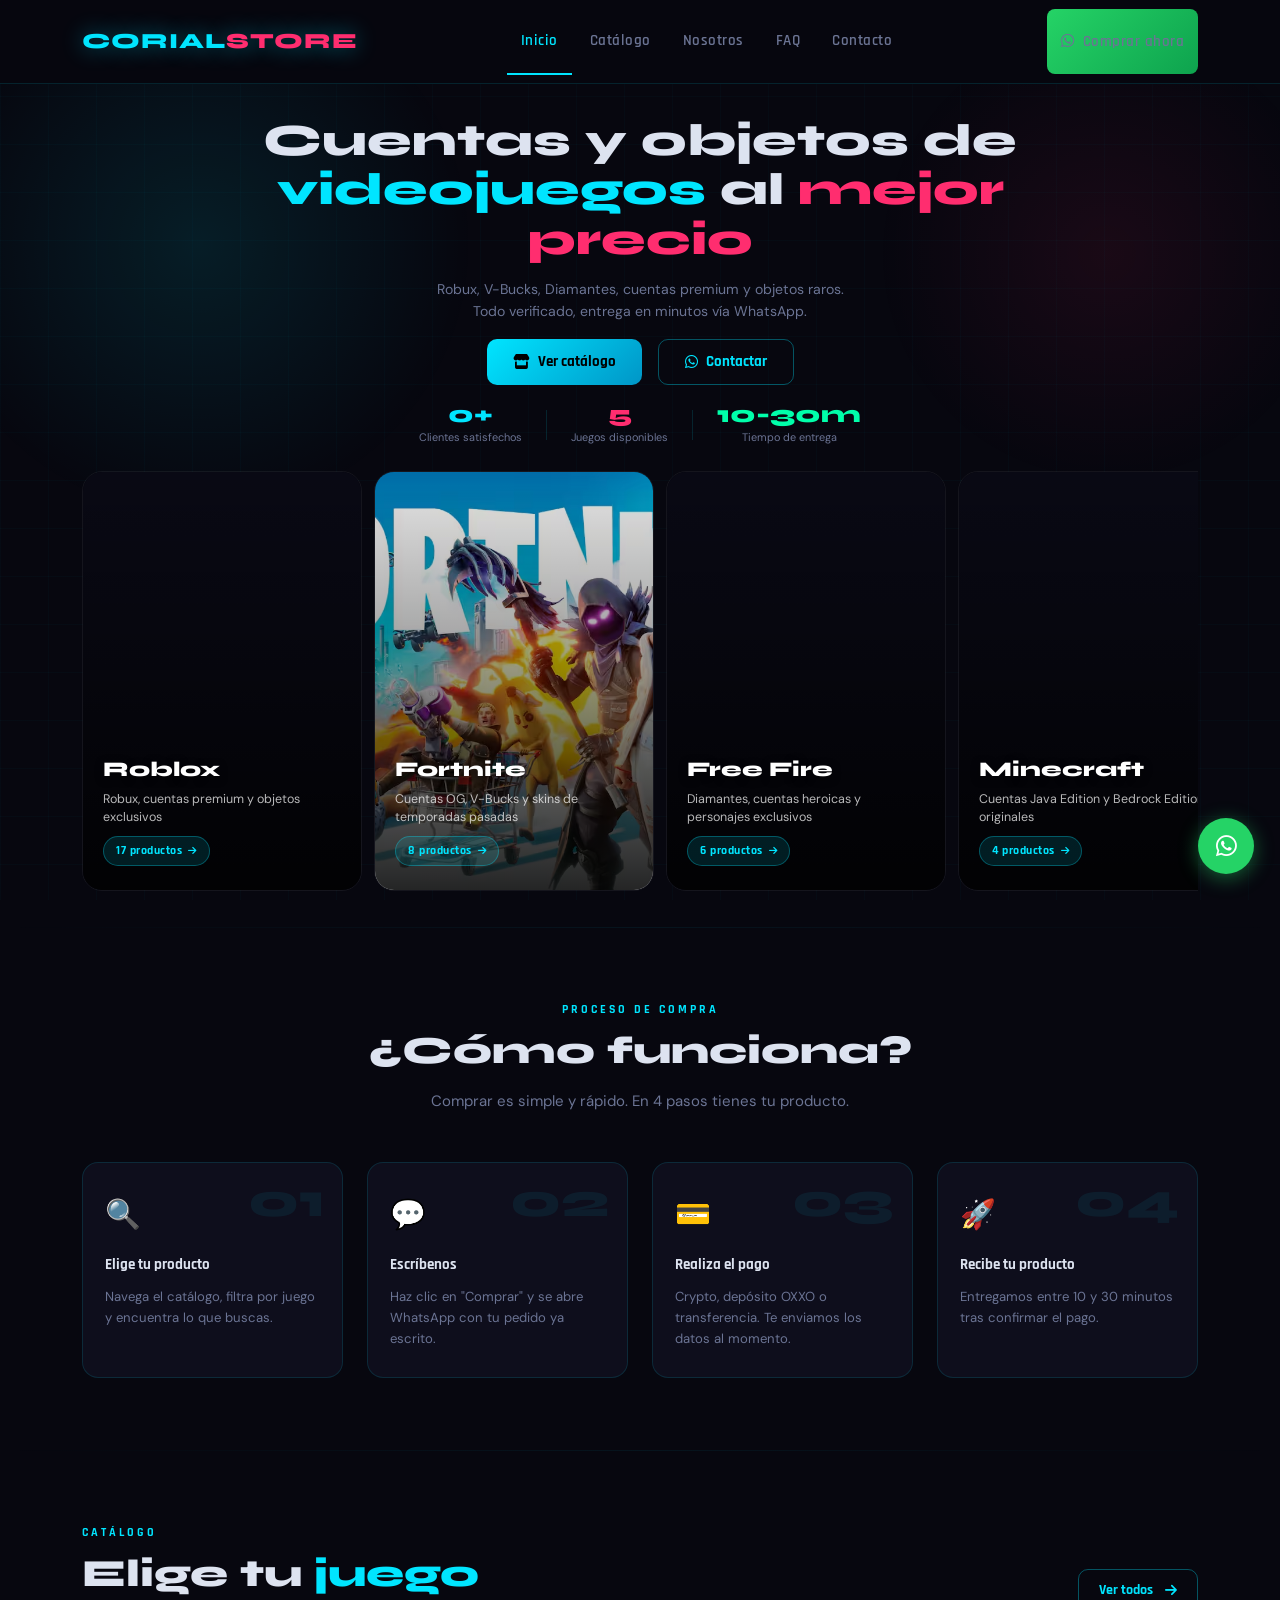
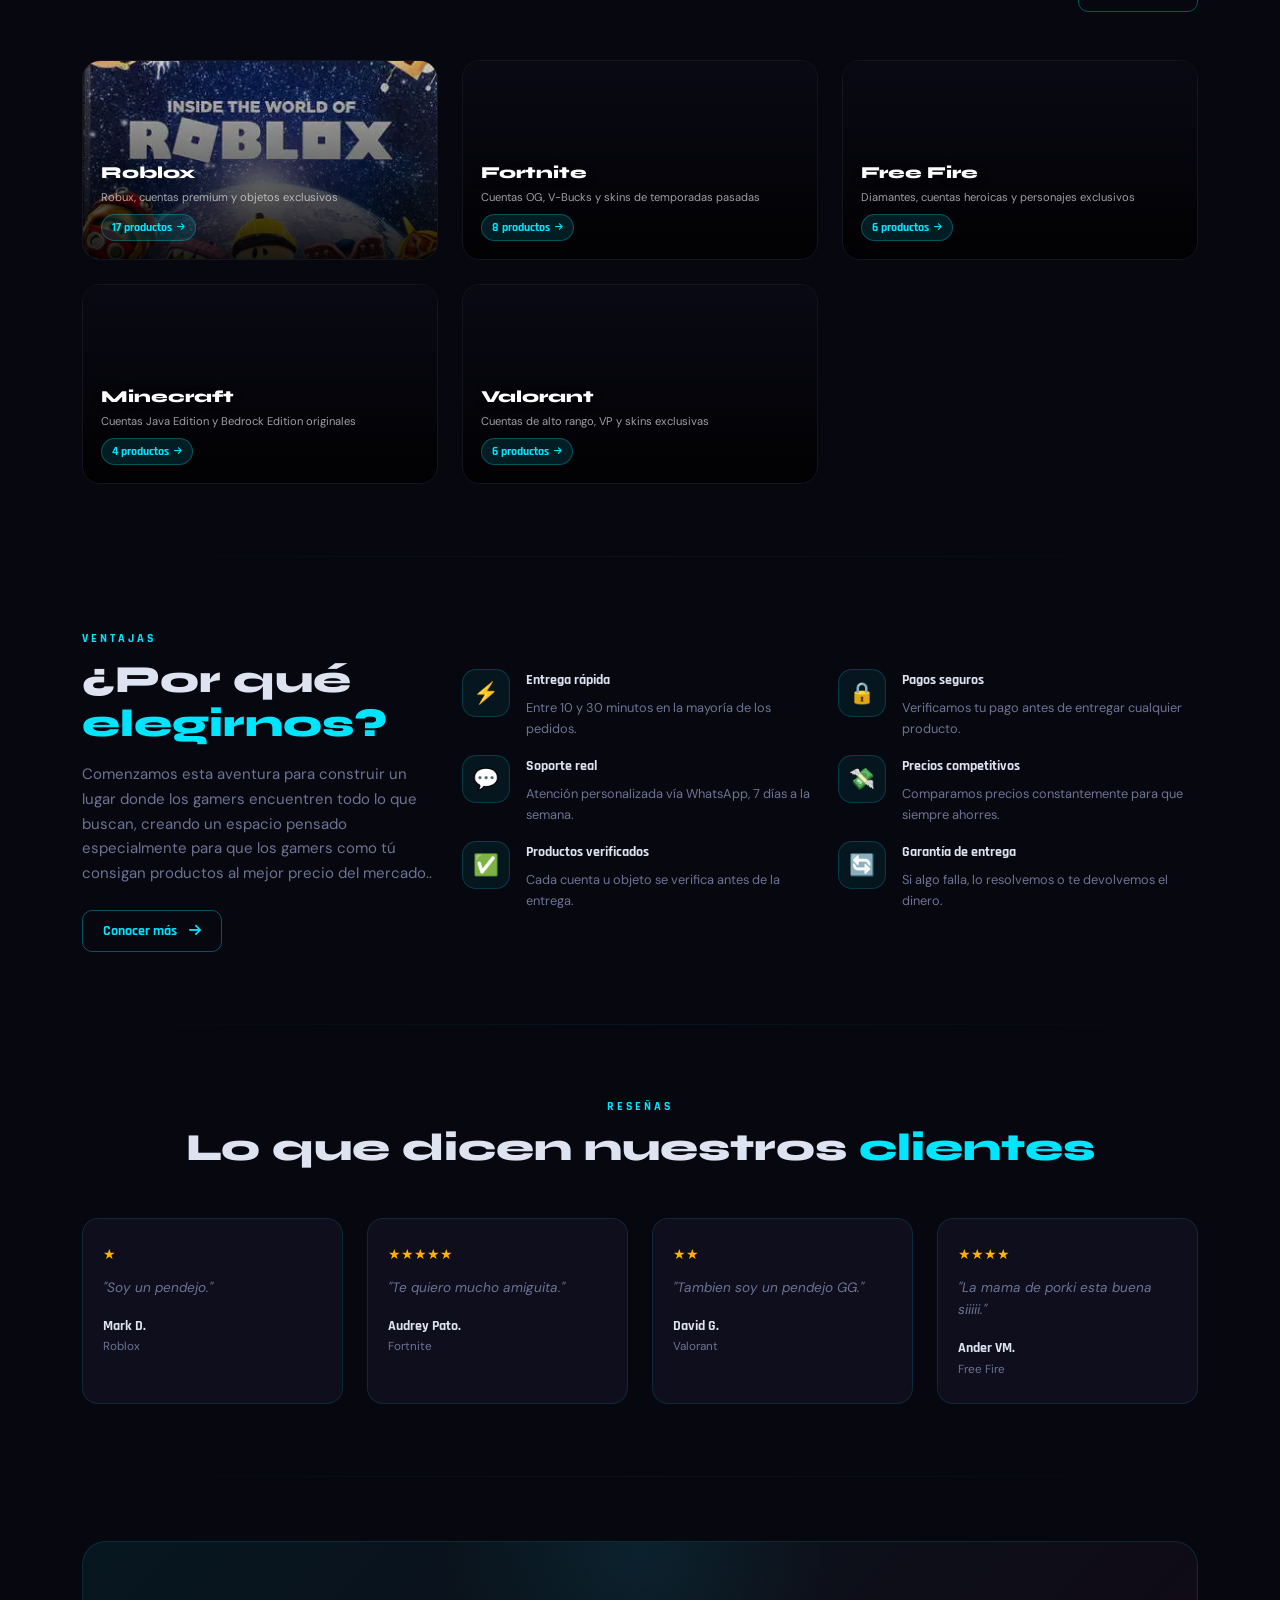
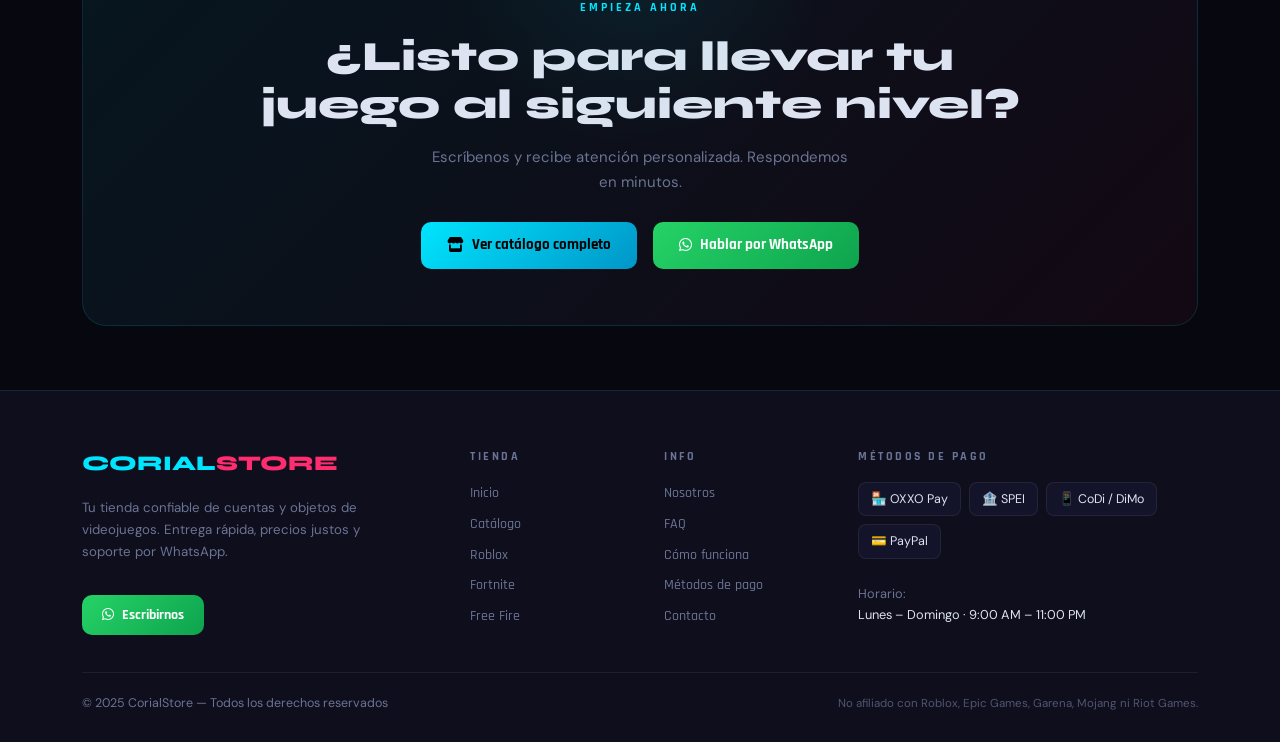
<file: index.html>
<!DOCTYPE html>
<html lang="es">
<head>
  <meta charset="UTF-8"/>
  <meta name="viewport" content="width=device-width, initial-scale=1.0"/>
  <title>CorialStore — Tienda Gaming Online</title>
  <link rel="stylesheet" href="https://cdn.jsdelivr.net/npm/bootstrap@5.3.3/dist/css/bootstrap.min.css"/>
  <link rel="stylesheet" href="https://cdnjs.cloudflare.com/ajax/libs/font-awesome/6.5.0/css/all.min.css"/>
  <link rel="stylesheet" href="shared.css"/>
  <style>
    /* ============ HERO ============ */
    .hero {
      position: relative;
      /* Subtract navbar height (~57px) so section fills viewport */
      min-height: calc(100vh - 57px);
      display: flex;
      flex-direction: column;
      justify-content: center;
      padding: 28px 0 24px;
      overflow: hidden;
    }
    .hero-glow {
      position: absolute; border-radius: 50%; pointer-events: none;
    }
    .hero-glow-1 { top:-140px; left:-8%;  width:600px; height:600px; background:radial-gradient(ellipse,rgba(0,229,255,0.1) 0%,transparent 65%); }
    .hero-glow-2 { top:-80px;  right:-6%; width:500px; height:500px; background:radial-gradient(ellipse,rgba(255,45,111,0.08) 0%,transparent 65%); }

    /* Kicker badge */
    .hero-kicker {
      display: inline-flex; align-items: center; gap: 8px;
      font-family: var(--font-ui); font-size: 0.7rem; font-weight: 700;
      letter-spacing: 3px; text-transform: uppercase; color: var(--cyan);
      background: rgba(0,229,255,0.07); border: 1px solid rgba(0,229,255,0.22);
      border-radius: 20px; padding: 5px 14px; margin-bottom: 16px;
    }
    .hero-kicker .dot { width:6px; height:6px; background:var(--cyan); border-radius:50%; animation:blink 1.5s infinite; flex-shrink:0; }
    @keyframes blink { 0%,100%{opacity:1} 50%{opacity:0.3} }

    /* Heading — smaller so it fits above cards in one screen */
    .hero h1 {
      font-family: var(--font-head);
      font-size: clamp(1.8rem, 3.5vw, 3rem);
      font-weight: 800; line-height: 1.1;
      color: var(--text); margin-bottom: 14px;
    }
    .hero h1 em     { font-style: normal; color: var(--cyan); }
    .hero h1 strong { font-style: normal; color: var(--pink); }
    .hero-desc { font-size: 0.88rem; color: var(--muted); line-height: 1.6; margin-bottom: 0; }

    /* Stats row */
    .hero-stats {
      display: flex; gap: 24px; flex-wrap: wrap;
      margin-top: 18px; margin-bottom: 0;
      align-items: center;
    }
    .hero-stats .divider { width:1px; height:30px; background:var(--border); }
    .hero-stat-num   { font-family:var(--font-head); font-size:1.5rem; font-weight:800; line-height:1; }
    .hero-stat-label { font-size:0.68rem; color:var(--muted); margin-top:2px; }

    /* ============ GAME SLIDER CARDS ============ */
    .game-slider-wrap {
      display: flex;
      gap: 12px;
      overflow-x: auto;
      padding-bottom: 8px;
      scrollbar-width: thin;
      scrollbar-color: rgba(0,229,255,0.4) transparent;
    }
    .game-slider-wrap::-webkit-scrollbar { height: 3px; }
    .game-slider-wrap::-webkit-scrollbar-thumb { background: rgba(0,229,255,0.4); border-radius: 2px; }

    .gcard {
      flex-shrink: 0;
      /* Each card takes ~1/5 of container width, min 200px */
      width: calc(20% - 8px);
      min-width: 280px;
      height: 420px;
      border-radius: 20px;
      overflow: hidden;
      position: relative;
      text-decoration: none;
      border: 1.5px solid rgba(255,255,255,0.06);
      transition: transform 0.28s, border-color 0.28s, box-shadow 0.28s;
      display: block;
    }
    .gcard:hover {
      transform: translateY(-8px) scale(1.02);
      border-color: rgba(0,229,255,0.5);
      box-shadow: 0 20px 60px rgba(0,0,0,0.6);
    }

    /* Background image fills the card */
    .gcard-bg {
      position: absolute; inset: 0;
      background-size: cover;
      background-position: center;
      transition: transform 0.4s;
    }
    .gcard:hover .gcard-bg { transform: scale(1.06); }

    /* Dark gradient overlay so text is readable */
    .gcard-overlay {
      position: absolute; inset: 0;
      background: linear-gradient(
        to bottom,
        rgba(0,0,0,0.1) 0%,
        rgba(0,0,0,0.35) 40%,
        rgba(0,0,0,0.85) 100%
      );
    }

    /* Content at the bottom of the card */
    .gcard-body {
      position: absolute;
      bottom: 0; left: 0; right: 0;
      padding: 20px 20px 24px;
    }
    .gcard-name {
      font-family: var(--font-head);
      font-size: 1.3rem; font-weight: 800;
      color: #fff; margin-bottom: 4px;
      text-shadow: 0 2px 8px rgba(0,0,0,0.6);
    }
    .gcard-sub {
      font-size: 0.78rem; color: rgba(255,255,255,0.72);
      line-height: 1.4; margin-bottom: 10px;
    }
    .gcard-cta {
      display: inline-flex; align-items: center; gap: 6px;
      font-family: var(--font-ui); font-size: 0.75rem; font-weight: 700;
      color: var(--cyan); letter-spacing: 0.5px;
      background: rgba(0,229,255,0.12);
      border: 1px solid rgba(0,229,255,0.3);
      border-radius: 20px; padding: 4px 12px;
      transition: background 0.2s;
    }
    .gcard:hover .gcard-cta { background: rgba(0,229,255,0.22); }

    @media (max-width: 767px) {
      .hero { min-height: auto; padding: 32px 0 28px; }
      .gcard { min-width: 240px; height: 340px; width: 240px; }
      .hero h1 { font-size: clamp(1.6rem, 6vw, 2.2rem); }
    }

    /* ============ REST OF SECTIONS ============ */
    .step-card { position:relative; background:var(--bg2); border:1px solid var(--border); border-radius:16px; padding:28px 22px; height:100%; }
    .step-num   { font-family:var(--font-head); font-size:3rem; font-weight:800; color:rgba(0,229,255,0.07); position:absolute; top:14px; right:18px; line-height:1; }
    .step-icon  { font-size:1.8rem; margin-bottom:14px; }
    .step-title { font-family:var(--font-ui); font-size:0.95rem; font-weight:700; color:var(--text); margin-bottom:8px; }
    .step-desc  { font-size:0.82rem; color:var(--muted); line-height:1.6; }

    .feat-icon { width:48px; height:48px; border-radius:14px; background:rgba(0,229,255,0.07); border:1px solid rgba(0,229,255,0.18); display:flex; align-items:center; justify-content:center; font-size:1.3rem; flex-shrink:0; }

    .test-card { background:var(--bg2); border:1px solid var(--border); border-radius:16px; padding:24px 20px; height:100%; }
    .test-stars  { color:var(--amber); font-size:0.88rem; margin-bottom:10px; }
    .test-text   { font-size:0.85rem; color:var(--muted); line-height:1.65; font-style:italic; }
    .test-author { margin-top:14px; font-family:var(--font-ui); font-weight:700; font-size:0.85rem; color:var(--text); }
    .test-game   { font-size:0.73rem; color:var(--muted); }

    .cta-banner {
      background:linear-gradient(135deg,rgba(0,229,255,0.07) 0%,rgba(255,45,111,0.05) 100%);
      border:1px solid var(--border); border-radius:24px; padding:56px 36px;
      text-align:center; position:relative; overflow:hidden;
    }
    .cta-banner::before { content:''; position:absolute; top:-50%; left:50%; transform:translateX(-50%); width:400px; height:400px; border-radius:50%; background:radial-gradient(ellipse,rgba(0,229,255,0.08) 0%,transparent 70%); pointer-events:none; }

    /* ---- Tarjetas "Elige tu juego" con imagen de fondo ---- */
    .jcard {
      position: relative;
      height: 200px;
      border-radius: 18px;
      overflow: hidden;
      text-decoration: none;
      display: block;
      border: 1.5px solid rgba(255,255,255,0.06);
      transition: transform 0.28s, border-color 0.28s, box-shadow 0.28s;
    }
    .jcard:hover {
      transform: translateY(-6px) scale(1.02);
      border-color: rgba(0,229,255,0.45);
      box-shadow: 0 16px 48px rgba(0,0,0,0.55);
    }
    .jcard-bg {
      position: absolute; inset: 0;
      background-size: cover; background-position: center;
      transition: transform 0.4s;
    }
    .jcard:hover .jcard-bg { transform: scale(1.07); }
    .jcard-overlay {
      position: absolute; inset: 0;
      background: linear-gradient(to bottom, rgba(0,0,0,0.1) 0%, rgba(0,0,0,0.45) 45%, rgba(0,0,0,0.88) 100%);
    }
    .jcard-body {
      position: absolute; bottom: 0; left: 0; right: 0;
      padding: 16px 18px 18px;
    }
    .jcard-name {
      font-family: var(--font-head); font-size: 1.05rem; font-weight: 800;
      color: #fff; margin-bottom: 3px;
      text-shadow: 0 2px 8px rgba(0,0,0,0.5);
    }
    .jcard-sub  { font-size: 0.7rem; color: rgba(255,255,255,0.62); margin-bottom: 8px; line-height:1.4; }
    .jcard-count {
      display: inline-flex; align-items: center; gap: 5px;
      font-family: var(--font-ui); font-size: 0.72rem; font-weight: 700;
      color: var(--cyan);
      background: rgba(0,229,255,0.12); border: 1px solid rgba(0,229,255,0.28);
      border-radius: 20px; padding: 3px 10px;
      transition: background 0.2s;
    }
    .jcard:hover .jcard-count { background: rgba(0,229,255,0.22); }
  </style>
</head>
<body>
<div id="cs-nav"></div>

<!-- HERO -->
<section class="hero z1">
  <div class="hero-glow hero-glow-1"></div>
  <div class="hero-glow hero-glow-2"></div>
  <div class="container">

    <!-- Texto + stats compactos -->
    <div class="row justify-content-center text-center mb-4">
      <div class="col-lg-9 fade-up">
        <h1>Cuentas y objetos de <em>videojuegos</em> al <strong>mejor precio</strong></h1>
        <p class="hero-desc">Robux, V-Bucks, Diamantes, cuentas premium y objetos raros.<br>Todo verificado, entrega en minutos vía WhatsApp.</p>
        <div class="d-flex gap-3 mt-3 mb-3 flex-wrap justify-content-center fade-up fade-up-2">
          <a href="catalogo.html" class="btn-cs-primary"><i class="fas fa-store"></i> Ver catálogo</a>
          <a href="contacto.html" class="btn-cs-ghost"><i class="fab fa-whatsapp"></i> Contactar</a>
        </div>
        <div class="hero-stats justify-content-center fade-up fade-up-3">
          <div>
            <div class="hero-stat-num" style="color:var(--cyan)">0+</div>
            <div class="hero-stat-label">Clientes satisfechos</div>
          </div>
          <div class="divider"></div>
          <div>
            <div class="hero-stat-num" style="color:var(--pink)">5</div>
            <div class="hero-stat-label">Juegos disponibles</div>
          </div>
          <div class="divider"></div>
          <div>
            <div class="hero-stat-num" style="color:var(--green)">10-30m</div>
            <div class="hero-stat-label">Tiempo de entrega</div>
          </div>
        </div>
      </div>
    </div>

    <!-- Tarjetas grandes con imagen de fondo -->
    <div class="game-slider-wrap fade-up fade-up-2" id="heroCards"></div>

  </div>
</section>

<hr class="neon-hr">

<!-- CÓMO FUNCIONA -->
<section class="py-5 z1">
  <div class="container py-4">
    <div class="text-center mb-5">
      <div class="cs-label">Proceso de compra</div>
      <div class="cs-title">¿Cómo funciona?</div>
      <p style="color:var(--muted);max-width:480px;margin:0 auto">Comprar es simple y rápido. En 4 pasos tienes tu producto.</p>
    </div>
    <div class="row g-4">
      <div class="col-sm-6 col-lg-3"><div class="step-card fade-up fade-up-1"><div class="step-num">01</div><div class="step-icon">🔍</div><div class="step-title">Elige tu producto</div><div class="step-desc">Navega el catálogo, filtra por juego y encuentra lo que buscas.</div></div></div>
      <div class="col-sm-6 col-lg-3"><div class="step-card fade-up fade-up-2"><div class="step-num">02</div><div class="step-icon">💬</div><div class="step-title">Escríbenos</div><div class="step-desc">Haz clic en "Comprar" y se abre WhatsApp con tu pedido ya escrito.</div></div></div>
      <div class="col-sm-6 col-lg-3"><div class="step-card fade-up fade-up-3"><div class="step-num">03</div><div class="step-icon">💳</div><div class="step-title">Realiza el pago</div><div class="step-desc">Crypto, depósito OXXO o transferencia. Te enviamos los datos al momento.</div></div></div>
      <div class="col-sm-6 col-lg-3"><div class="step-card fade-up fade-up-4"><div class="step-num">04</div><div class="step-icon">🚀</div><div class="step-title">Recibe tu producto</div><div class="step-desc">Entregamos entre 10 y 30 minutos tras confirmar el pago.</div></div></div>
    </div>
  </div>
</section>

<hr class="neon-hr">

<!-- JUEGOS -->
<section class="py-5 z1">
  <div class="container py-4">
    <div class="d-flex align-items-end justify-content-between mb-5 flex-wrap gap-3">
      <div>
        <div class="cs-label">Catálogo</div>
        <div class="cs-title">Elige tu <span>juego</span></div>
      </div>
      <a href="catalogo.html" class="btn-cs-ghost" style="font-size:0.85rem;padding:9px 20px">Ver todos <i class="fas fa-arrow-right ms-1"></i></a>
    </div>
    <div class="row g-4" id="gamesGrid"></div>
  </div>
</section>

<hr class="neon-hr">

<!-- POR QUÉ ELEGIRNOS -->
<section class="py-5 z1">
  <div class="container py-4">
    <div class="row gy-5 align-items-center">
      <div class="col-lg-4">
        <div class="cs-label">Ventajas</div>
        <div class="cs-title">¿Por qué <span>elegirnos?</span></div>
        <p style="color:var(--muted);margin-bottom:24px">Comenzamos esta aventura para construir un lugar donde los gamers encuentren todo lo que buscan, 
          creando un espacio pensado especialmente para que los gamers como tú consigan productos al mejor precio del mercado..</p>
        <a href="nosotros.html" class="btn-cs-ghost" style="font-size:0.85rem;padding:9px 20px">Conocer más <i class="fas fa-arrow-right ms-1"></i></a>
      </div>
      <div class="col-lg-8"><div class="row g-3" id="featGrid"></div></div>
    </div>
  </div>
</section>

<hr class="neon-hr">

<!-- TESTIMONIOS -->
<section class="py-5 z1">
  <div class="container py-4">
    <div class="text-center mb-5">
      <div class="cs-label">Reseñas</div>
      <div class="cs-title">Lo que dicen nuestros <span>clientes</span></div>
    </div>
    <div class="row g-4" id="testGrid"></div>
  </div>
</section>

<hr class="neon-hr">

<!-- CTA BANNER -->
<section class="py-5 z1">
  <div class="container py-3">
    <div class="cta-banner">
      <div class="cs-label mb-3" style="justify-content:center;display:flex">Empieza ahora</div>
      <div class="cs-title" style="font-size:clamp(1.6rem,3.5vw,2.6rem)">¿Listo para llevar tu<br>juego al siguiente nivel?</div>
      <p style="color:var(--muted);max-width:420px;margin:12px auto 28px">Escríbenos y recibe atención personalizada. Respondemos en minutos.</p>
      <div class="d-flex gap-3 justify-content-center flex-wrap">
        <a href="catalogo.html" class="btn-cs-primary"><i class="fas fa-store"></i> Ver catálogo completo</a>
        <a id="ctaWa" href="#" target="_blank" class="btn-wa"><i class="fab fa-whatsapp"></i> Hablar por WhatsApp</a>
      </div>
    </div>
  </div>
</section>

<div id="cs-footer"></div>

<script src="https://cdn.jsdelivr.net/npm/bootstrap@5.3.3/dist/js/bootstrap.bundle.min.js"></script>
<script src="data.js"></script>
<script src="cs.js"></script>
<script>
  CS.init('home');

  // Imágenes de fondo reales para cada juego (Wikimedia / dominio público)
  /* ============================================================
     🖼️  IMÁGENES DE FONDO — CONFIGURACIÓN MANUAL
     ============================================================
     Instrucciones:
       • Crea una carpeta llamada  img/  junto a tus archivos HTML
       • Copia tus imágenes ahí y escribe la ruta aquí abajo
       • Ejemplo local:   './img/roblox.jpg'
       • Ejemplo URL:     'https://tusitio.com/roblox.jpg'
       • Si dejas ''  la tarjeta se ve oscura (sin color ni imagen)

     SLIDER INICIO — tarjetas grandes del hero (5 tarjetas):
  ============================================================ */
  const GAME_IMGS = {
    // ── SLIDER INICIO (tarjetas grandes del hero) ──────────────
    hero_roblox:    '',   // Slider grande · Roblox
    hero_fortnite:  './img/perfilfortnite.avif',   // Slider grande · Fortnite
    hero_freefire:  '',   // Slider grande · Free Fire
    hero_minecraft: '',   // Slider grande · Minecraft
    hero_valorant:  '',   // Slider grande · Valorant

    // ── SECCIÓN "ELIGE TU JUEGO" (tarjetas medianas del inicio) ─
    juego_roblox:    './img/roblox1.webp',  // Tarjeta juego · Roblox
    juego_fortnite:  '',  // Tarjeta juego · Fortnite
    juego_freefire:  '',  // Tarjeta juego · Free Fire
    juego_minecraft: '',  // Tarjeta juego · Minecraft
    juego_valorant:  '',  // Tarjeta juego · Valorant
  };

  // Hero game cards — tarjetas grandes con imagen de fondo
  const heroEl = document.getElementById('heroCards');
  GAMES.forEach((g,i) => {
    const total = g.categories.reduce((a,c)=>a+c.products.length,0);
    const imgUrl = GAME_IMGS['hero_' + g.id];
    heroEl.innerHTML += `
      <a href="catalogo.html?juego=${g.id}" class="gcard fade-up fade-up-${(i%4)+1}">
        <div class="gcard-bg" style="background:#0a0a16;">
          ${imgUrl ? `<img src="${imgUrl}" alt="${g.name}"
            style="position:absolute;inset:0;width:100%;height:100%;object-fit:cover;object-position:center;opacity:1;"
            onerror="this.style.display='none'"/>` : ''}
        </div>
        <div class="gcard-overlay"></div>
        <div class="gcard-body">
          <div class="gcard-name">${g.name}</div>
          <div class="gcard-sub">${g.tagline}</div>
          <div class="gcard-cta">${total} productos <i class="fas fa-arrow-right" style="font-size:0.6rem"></i></div>
        </div>
      </a>`;
  });

  // Games section grid
  const gamesEl = document.getElementById('gamesGrid');
  GAMES.forEach((g,i) => {
    const total = g.categories.reduce((a,c)=>a+c.products.length,0);
    const imgUrl = GAME_IMGS['juego_' + g.id];
    gamesEl.innerHTML += `
      <div class="col-6 col-md-4">
        <a href="catalogo.html?juego=${g.id}" class="jcard fade-up fade-up-${(i%4)+1}">
          <div class="jcard-bg" style="background:#0a0a16;">
            ${imgUrl ? `<img src="${imgUrl}" alt="${g.name}"
              style="position:absolute;inset:0;width:100%;height:100%;object-fit:cover;object-position:center;opacity:1;"
              onerror="this.style.display='none'"/>` : ''}
          </div>
          <div class="jcard-overlay"></div>
          <div class="jcard-body">
            <div class="jcard-name">${g.name}</div>
            <div class="jcard-sub">${g.tagline}</div>
            <div class="jcard-count">${total} productos <i class="fas fa-arrow-right" style="font-size:0.55rem"></i></div>
          </div>
        </a>
      </div>`;
  });

  // Features
  [
    {icon:'⚡',title:'Entrega rápida',      desc:'Entre 10 y 30 minutos en la mayoría de los pedidos.'},
    {icon:'🔒',title:'Pagos seguros',       desc:'Verificamos tu pago antes de entregar cualquier producto.'},
    {icon:'💬',title:'Soporte real',        desc:'Atención personalizada vía WhatsApp, 7 días a la semana.'},
    {icon:'💸',title:'Precios competitivos',desc:'Comparamos precios constantemente para que siempre ahorres.'},
    {icon:'✅',title:'Productos verificados',desc:'Cada cuenta u objeto se verifica antes de la entrega.'},
    {icon:'🔄',title:'Garantía de entrega', desc:'Si algo falla, lo resolvemos o te devolvemos el dinero.'},
  ].forEach((f,i) => {
    document.getElementById('featGrid').innerHTML += `
      <div class="col-sm-6">
        <div class="d-flex gap-3 fade-up fade-up-${(i%4)+1}">
          <div class="feat-icon">${f.icon}</div>
          <div>
            <div style="font-family:var(--font-ui);font-weight:700;font-size:0.9rem;margin-bottom:4px">${f.title}</div>
            <div style="font-size:0.8rem;color:var(--muted)">${f.desc}</div>
          </div>
        </div>
      </div>`;
  });

  // Testimonials
  [
    {text:'Soy un pendejo.',  author:'Mark D.',  game:'Roblox',   stars:1},
    {text:'Te quiero mucho amiguita.',       author:'Audrey Pato.',   game:'Fortnite',  stars:5},
    {text:'Tambien soy un pendejo GG.',     author:'David G.',   game:'Valorant',  stars:2},
    {text:'La mama de porki esta buena siiiii.',            author:'Ander VM.',  game:'Free Fire', stars:4},
  ].forEach((t,i) => {
    document.getElementById('testGrid').innerHTML += `
      <div class="col-md-6 col-lg-3">
        <div class="test-card fade-up fade-up-${i+1}">
          <div class="test-stars">${'★'.repeat(t.stars)}</div>
          <div class="test-text">"${t.text}"</div>
          <div class="test-author mt-3">${t.author}</div>
          <div class="test-game">${t.game}</div>
        </div>
      </div>`;
  });

  document.getElementById('ctaWa').href = CS.wa('Hola CorialStore! Quiero información sobre sus productos 🎮');
</script>
</body>
</html>
</file>
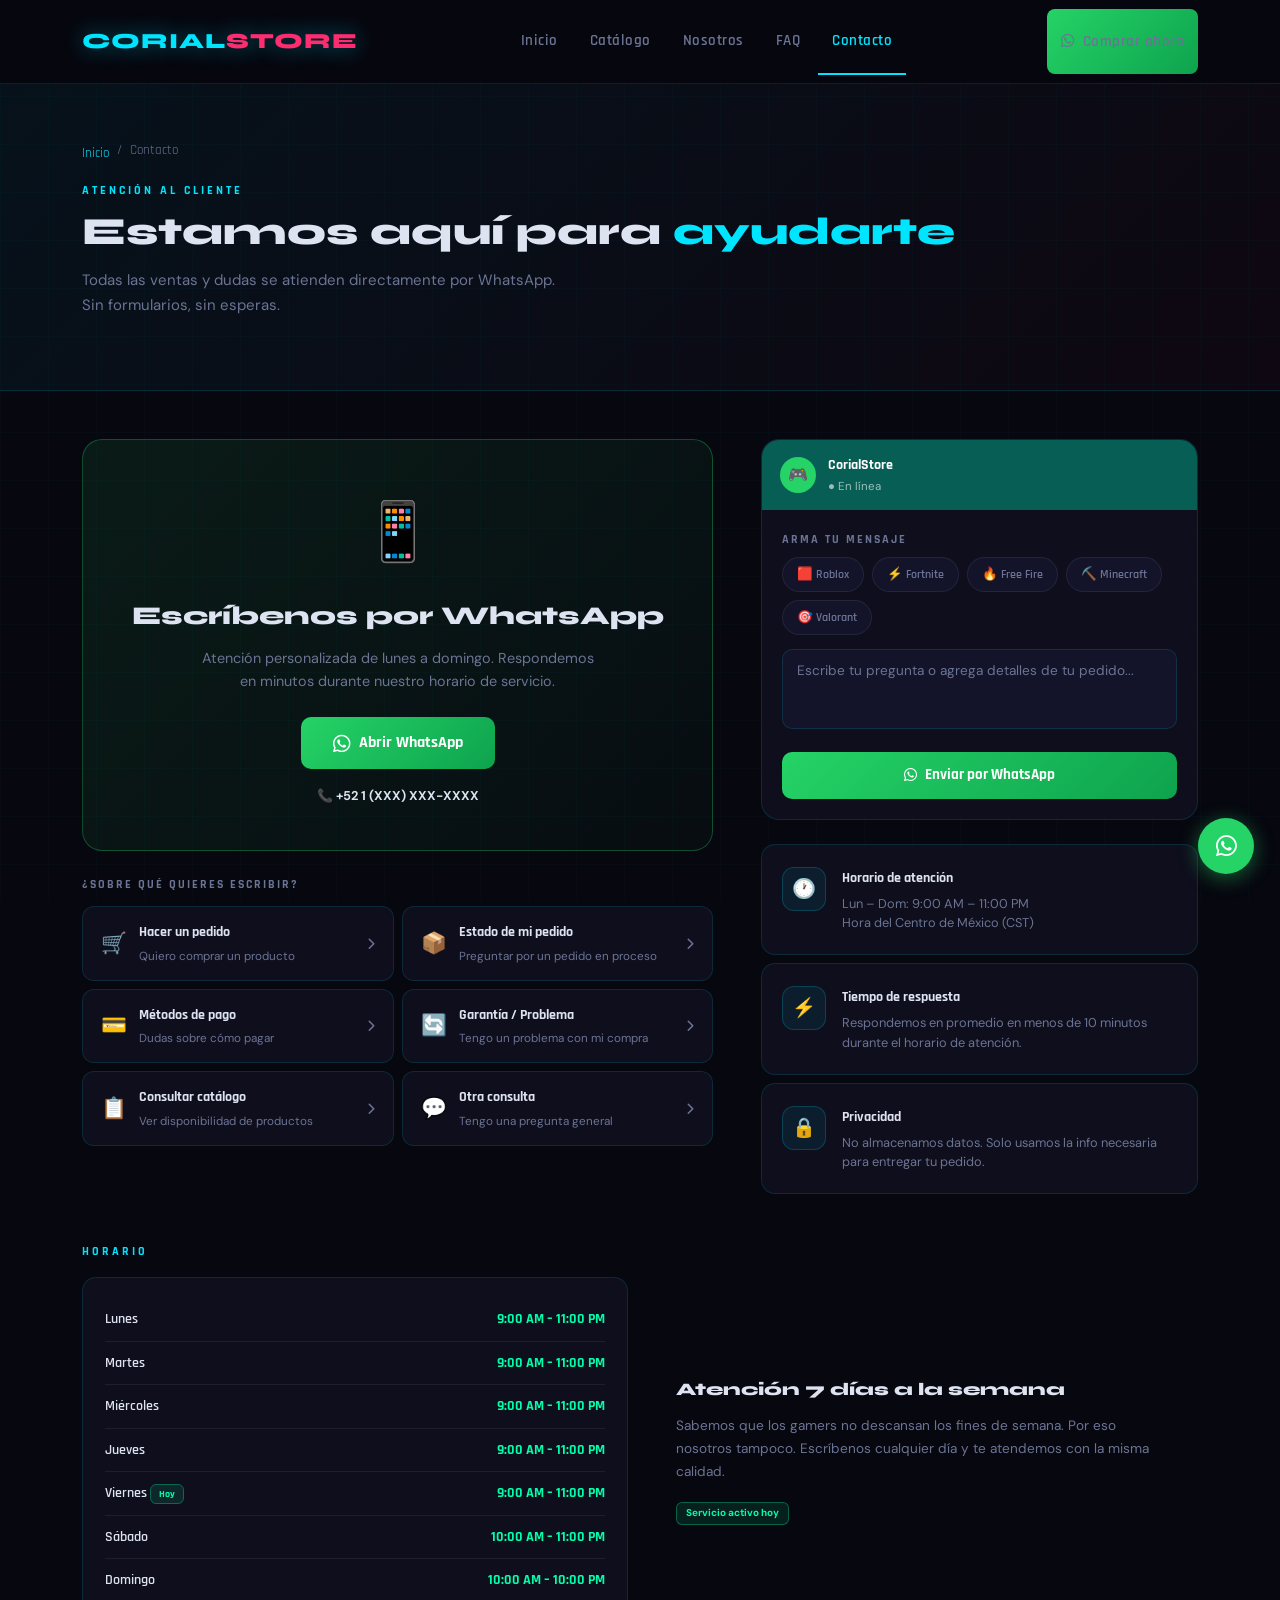
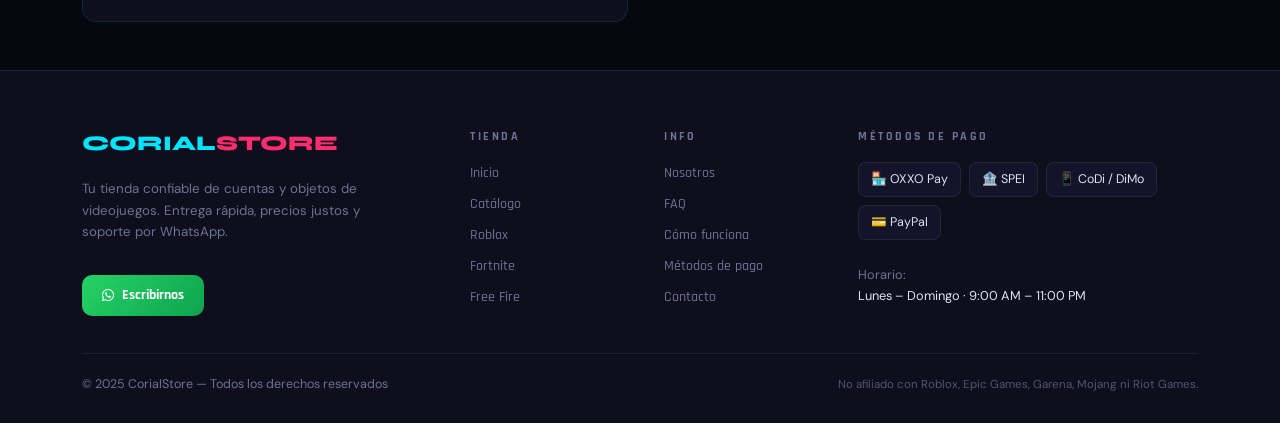
<file: contacto.html>
<!DOCTYPE html>
<html lang="es">
<head>
  <meta charset="UTF-8"/>
  <meta name="viewport" content="width=device-width, initial-scale=1.0"/>
  <title>Contacto — CorialStore</title>
  <link rel="stylesheet" href="https://cdn.jsdelivr.net/npm/bootstrap@5.3.3/dist/css/bootstrap.min.css"/>
  <link rel="stylesheet" href="https://cdnjs.cloudflare.com/ajax/libs/font-awesome/6.5.0/css/all.min.css"/>
  <link rel="stylesheet" href="shared.css"/>
  <style>
    .page-hero {
      background: linear-gradient(135deg,rgba(0,229,255,0.05),rgba(255,45,111,0.03));
      border-bottom: 1px solid var(--border);
      padding: 56px 0;
    }

    /* Big WA card */
    .wa-main-card {
      background: linear-gradient(135deg, rgba(37,211,102,0.1), rgba(37,211,102,0.03));
      border: 1.5px solid rgba(37,211,102,0.3);
      border-radius: 20px;
      padding: 44px 36px;
      text-align: center;
    }
    .wa-main-icon { font-size: 3.6rem; margin-bottom: 16px; }
    .wa-main-title { font-family: var(--font-head); font-size: 1.6rem; font-weight: 800; color: var(--text); margin-bottom: 10px; }
    .wa-main-sub { font-size: 0.9rem; color: var(--muted); max-width: 400px; margin: 0 auto 24px; line-height: 1.6; }

    /* Quick topics */
    .topic-btn {
      display: flex; align-items: center; gap: 12px;
      background: var(--bg2); border: 1px solid var(--border);
      border-radius: 12px; padding: 14px 18px;
      font-family: var(--font-ui); font-weight: 600; font-size: 0.88rem;
      color: var(--text); cursor: pointer; width: 100%;
      text-align: left; transition: all 0.2s; text-decoration: none;
    }
    .topic-btn:hover { border-color: rgba(37,211,102,0.4); background: rgba(37,211,102,0.05); color: var(--text); }
    .topic-emoji { font-size: 1.3rem; }
    .topic-label { font-size: 0.88rem; font-weight: 700; margin-bottom: 2px; }
    .topic-sub { font-size: 0.73rem; color: var(--muted); font-weight: 400; font-family: var(--font-body); }

    /* Info cards */
    .info-card {
      background: var(--bg2); border: 1px solid var(--border);
      border-radius: 14px; padding: 22px 20px;
      display: flex; gap: 16px; align-items: flex-start;
    }
    .info-card-icon {
      width: 44px; height: 44px; border-radius: 12px;
      background: rgba(0,229,255,0.08); border: 1px solid rgba(0,229,255,0.18);
      display: flex; align-items: center; justify-content: center;
      font-size: 1.2rem; flex-shrink: 0;
    }
    .info-card-title { font-family: var(--font-ui); font-weight: 700; font-size: 0.88rem; color: var(--text); margin-bottom: 4px; }
    .info-card-body { font-size: 0.8rem; color: var(--muted); line-height: 1.5; }

    /* Schedule table */
    .schedule-row {
      display: flex; justify-content: space-between; align-items: center;
      padding: 10px 0; border-bottom: 1px solid var(--border2);
    }
    .schedule-row:last-child { border-bottom: none; }
    .schedule-day { font-family: var(--font-ui); font-weight: 600; font-size: 0.85rem; color: var(--text); }
    .schedule-hours { font-family: var(--font-ui); font-weight: 700; font-size: 0.85rem; }
    .schedule-open { color: var(--green); }
    .schedule-badge {
      font-size: 0.65rem; background: rgba(0,255,170,0.1); color: var(--green);
      border: 1px solid rgba(0,255,170,0.3); border-radius: 6px;
      padding: 2px 8px; font-family: var(--font-ui); font-weight: 700;
    }

    /* Message composer */
    .composer {
      background: var(--bg2); border: 1px solid var(--border);
      border-radius: 18px; overflow: hidden;
    }
    .composer-header {
      background: #075E54; padding: 14px 18px;
      display: flex; align-items: center; gap: 12px;
    }
    .composer-avatar {
      width: 36px; height: 36px; border-radius: 50%;
      background: #25d366; display: flex; align-items: center; justify-content: center;
      font-size: 1rem; flex-shrink: 0;
    }
    .composer-name { font-family: var(--font-ui); font-weight: 700; font-size: 0.9rem; color: #fff; }
    .composer-status { font-size: 0.72rem; color: rgba(255,255,255,0.6); }
    .composer-body { padding: 20px; }
    .composer-label { font-family: var(--font-ui); font-size: 0.72rem; font-weight: 700; letter-spacing: 2px; text-transform: uppercase; color: var(--muted); margin-bottom: 8px; }
    .composer-chips { display: flex; flex-wrap: wrap; gap: 8px; margin-bottom: 14px; }
    .composer-chip {
      background: var(--bg3); border: 1px solid var(--border2);
      border-radius: 20px; padding: 6px 14px;
      font-size: 0.78rem; cursor: pointer;
      font-family: var(--font-ui); font-weight: 600;
      transition: all 0.2s; color: var(--muted);
    }
    .composer-chip:hover, .composer-chip.selected {
      background: rgba(37,211,102,0.1);
      border-color: rgba(37,211,102,0.4); color: var(--green);
    }
    .composer-input {
      background: var(--bg3); border: 1px solid var(--border);
      border-radius: 10px; padding: 10px 14px;
      font-family: var(--font-body); font-size: 0.85rem;
      color: var(--text); width: 100%; outline: none;
      resize: none; transition: border-color 0.2s;
      min-height: 80px;
    }
    .composer-input:focus { border-color: rgba(37,211,102,0.4); }
    .composer-input::placeholder { color: var(--muted); }
    .composer-preview {
      background: rgba(37,211,102,0.07); border: 1px solid rgba(37,211,102,0.2);
      border-radius: 10px; padding: 12px 14px;
      font-size: 0.82rem; color: var(--text); line-height: 1.5;
      margin-top: 12px; display: none;
    }
  </style>
</head>
<body>
  <div id="cs-nav"></div>

  <!-- PAGE HERO -->
  <div class="page-hero z1">
    <div class="container">
      <nav aria-label="breadcrumb" class="mb-3">
        <ol class="breadcrumb mb-0">
          <li class="breadcrumb-item"><a href="index.html">Inicio</a></li>
          <li class="breadcrumb-item active">Contacto</li>
        </ol>
      </nav>
      <div class="cs-label">Atención al cliente</div>
      <div class="cs-title" style="margin-bottom:14px">Estamos aquí para <span>ayudarte</span></div>
      <p style="color:var(--muted);max-width:480px">Todas las ventas y dudas se atienden directamente por WhatsApp. Sin formularios, sin esperas.</p>
    </div>
  </div>

  <section class="py-5 z1">
    <div class="container">
      <div class="row g-5">

        <!-- LEFT COLUMN -->
        <div class="col-lg-7">

          <!-- Main WA card -->
          <div class="wa-main-card mb-4">
            <div class="wa-main-icon">📱</div>
            <div class="wa-main-title">Escríbenos por WhatsApp</div>
            <div class="wa-main-sub">Atención personalizada de lunes a domingo. Respondemos en minutos durante nuestro horario de servicio.</div>
            <a id="mainWaBtn" href="#" target="_blank" class="btn-wa" style="font-size:1rem;padding:13px 32px">
              <i class="fab fa-whatsapp fa-lg"></i> Abrir WhatsApp
            </a>
            <div class="mt-3" style="font-size:0.8rem;color:var(--muted)">
              📞 <strong style="color:var(--text)">+52 1 (XXX) XXX-XXXX</strong>
            </div>
          </div>

          <!-- Quick topics -->
          <div style="font-family:var(--font-ui);font-size:0.72rem;font-weight:700;letter-spacing:2px;text-transform:uppercase;color:var(--muted);margin-bottom:12px">¿Sobre qué quieres escribir?</div>
          <div class="row g-2" id="topicsGrid"></div>
        </div>

        <!-- RIGHT COLUMN -->
        <div class="col-lg-5">

          <!-- Message composer -->
          <div class="composer mb-4">
            <div class="composer-header">
              <div class="composer-avatar">🎮</div>
              <div>
                <div class="composer-name">CorialStore</div>
                <div class="composer-status">● En línea</div>
              </div>
            </div>
            <div class="composer-body">
              <div class="composer-label">Arma tu mensaje</div>
              <div class="composer-chips" id="gameChips">
                <span class="composer-chip" onclick="selectChip(this,'Roblox')">🟥 Roblox</span>
                <span class="composer-chip" onclick="selectChip(this,'Fortnite')">⚡ Fortnite</span>
                <span class="composer-chip" onclick="selectChip(this,'Free Fire')">🔥 Free Fire</span>
                <span class="composer-chip" onclick="selectChip(this,'Minecraft')">⛏️ Minecraft</span>
                <span class="composer-chip" onclick="selectChip(this,'Valorant')">🎯 Valorant</span>
              </div>
              <textarea class="composer-input" id="customMsg" placeholder="Escribe tu pregunta o agrega detalles de tu pedido..." oninput="updatePreview()"></textarea>
              <div class="composer-preview" id="msgPreview"></div>
              <a id="composerWaBtn" href="#" target="_blank" class="btn-wa w-100 mt-3 justify-content-center">
                <i class="fab fa-whatsapp"></i> Enviar por WhatsApp
              </a>
            </div>
          </div>

          <!-- Info cards -->
          <div class="d-flex flex-column gap-2">
            <div class="info-card">
              <div class="info-card-icon">🕐</div>
              <div><div class="info-card-title">Horario de atención</div><div class="info-card-body">Lun – Dom: 9:00 AM – 11:00 PM<br>Hora del Centro de México (CST)</div></div>
            </div>
            <div class="info-card">
              <div class="info-card-icon">⚡</div>
              <div><div class="info-card-title">Tiempo de respuesta</div><div class="info-card-body">Respondemos en promedio en menos de 10 minutos durante el horario de atención.</div></div>
            </div>
            <div class="info-card">
              <div class="info-card-icon">🔒</div>
              <div><div class="info-card-title">Privacidad</div><div class="info-card-body">No almacenamos datos. Solo usamos la info necesaria para entregar tu pedido.</div></div>
            </div>
          </div>
        </div>

      </div>

      <!-- Schedule -->
      <div class="mt-5">
        <div class="cs-label mb-3">Horario</div>
        <div class="row">
          <div class="col-md-6">
            <div style="background:var(--bg2);border:1px solid var(--border);border-radius:14px;padding:20px 22px">
              <div id="scheduleTable"></div>
            </div>
          </div>
          <div class="col-md-6 d-flex align-items-center">
            <div class="p-4">
              <div style="font-family:var(--font-head);font-size:1.1rem;font-weight:800;margin-bottom:10px">Atención 7 días a la semana</div>
              <p style="font-size:0.85rem;color:var(--muted);line-height:1.7">
                Sabemos que los gamers no descansan los fines de semana. Por eso nosotros tampoco.
                Escríbenos cualquier día y te atendemos con la misma calidad.
              </p>
              <div class="mt-3">
                <span class="badge-avail">Servicio activo hoy</span>
              </div>
            </div>
          </div>
        </div>
      </div>
    </div>
  </section>

  <div id="cs-footer"></div>

  <script src="https://cdn.jsdelivr.net/npm/bootstrap@5.3.3/dist/js/bootstrap.bundle.min.js"></script>
  <script src="data.js"></script>
  <script src="cs.js"></script>
  <script>
    CS.init('contacto');

    const defaultMsg = 'Hola CorialStore! Quiero información sobre sus productos 🎮';
    document.getElementById('mainWaBtn').href = CS.wa(defaultMsg);
    document.getElementById('composerWaBtn').href = CS.wa(defaultMsg);

    // Topics
    const topics = [
      { emoji:'🛒', label:'Hacer un pedido',      sub:'Quiero comprar un producto',          msg:'Hola CorialStore! Quiero hacer un pedido. ¿Pueden ayudarme? 🛒' },
      { emoji:'📦', label:'Estado de mi pedido',  sub:'Preguntar por un pedido en proceso',  msg:'Hola! Tengo un pedido en proceso y quiero saber el estado.' },
      { emoji:'💳', label:'Métodos de pago',       sub:'Dudas sobre cómo pagar',              msg:'Hola CorialStore! Quisiera saber qué métodos de pago aceptan 💳' },
      { emoji:'🔄', label:'Garantía / Problema',   sub:'Tengo un problema con mi compra',     msg:'Hola! Tuve un problema con una compra y quisiera ayuda 🔄' },
      { emoji:'📋', label:'Consultar catálogo',    sub:'Ver disponibilidad de productos',     msg:'Hola CorialStore! Quisiera consultar la disponibilidad de un producto.' },
      { emoji:'💬', label:'Otra consulta',         sub:'Tengo una pregunta general',          msg:'Hola CorialStore! Tengo una consulta general 💬' },
    ];
    const topicsEl = document.getElementById('topicsGrid');
    topics.forEach(t => {
      topicsEl.innerHTML += `
        <div class="col-sm-6">
          <a href="${CS.wa(t.msg)}" target="_blank" class="topic-btn">
            <span class="topic-emoji">${t.emoji}</span>
            <div><div class="topic-label">${t.label}</div><div class="topic-sub">${t.sub}</div></div>
            <i class="fas fa-chevron-right ms-auto" style="color:var(--muted);font-size:0.75rem"></i>
          </a>
        </div>`;
    });

    // Schedule
    const days = [
      { day:'Lunes',      hours:'9:00 AM – 11:00 PM' },
      { day:'Martes',     hours:'9:00 AM – 11:00 PM' },
      { day:'Miércoles',  hours:'9:00 AM – 11:00 PM' },
      { day:'Jueves',     hours:'9:00 AM – 11:00 PM' },
      { day:'Viernes',    hours:'9:00 AM – 11:00 PM' },
      { day:'Sábado',     hours:'10:00 AM – 11:00 PM' },
      { day:'Domingo',    hours:'10:00 AM – 10:00 PM' },
    ];
    const today = new Date().getDay(); // 0=Sun
    const dayMap = [6,0,1,2,3,4,5];
    const schedEl = document.getElementById('scheduleTable');
    days.forEach((d,i) => {
      const isToday = dayMap[today] === i;
      schedEl.innerHTML += `
        <div class="schedule-row">
          <span class="schedule-day">${d.day}${isToday?' <span class="schedule-badge">Hoy</span>':''}</span>
          <span class="schedule-hours schedule-open">${d.hours}</span>
        </div>`;
    });

    // Message composer
    let selectedGame = '';
    function selectChip(el, game) {
      document.querySelectorAll('.composer-chip').forEach(c => c.classList.remove('selected'));
      el.classList.add('selected');
      selectedGame = game;
      updatePreview();
    }
    function updatePreview() {
      const custom = document.getElementById('customMsg').value.trim();
      const base = selectedGame
        ? `Hola CorialStore! Me interesa un producto de ${selectedGame}.`
        : 'Hola CorialStore!';
      const full = custom ? `${base} ${custom}` : base;
      const prev = document.getElementById('msgPreview');
      prev.style.display = 'block';
      prev.textContent = `Vista previa: "${full}"`;
      document.getElementById('composerWaBtn').href = CS.wa(full);
    }
  </script>
</body>
</html>
</file>
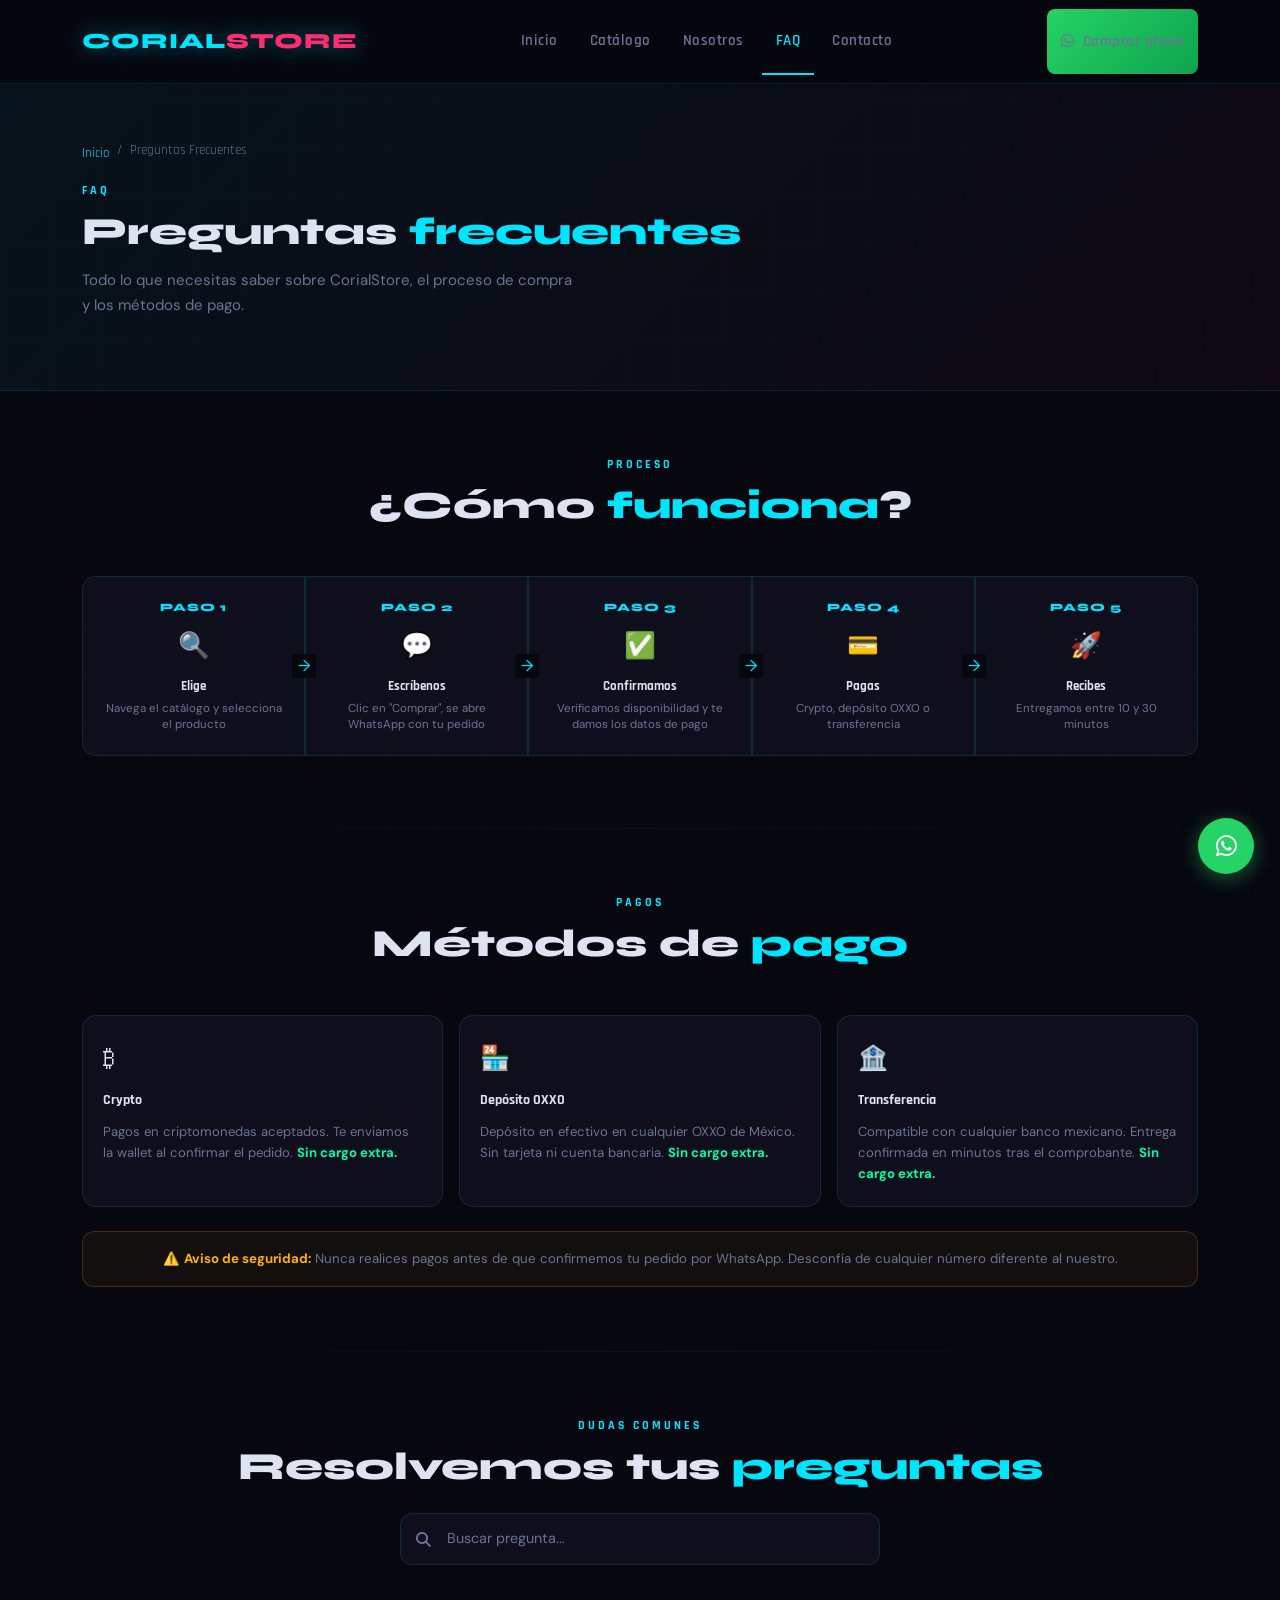
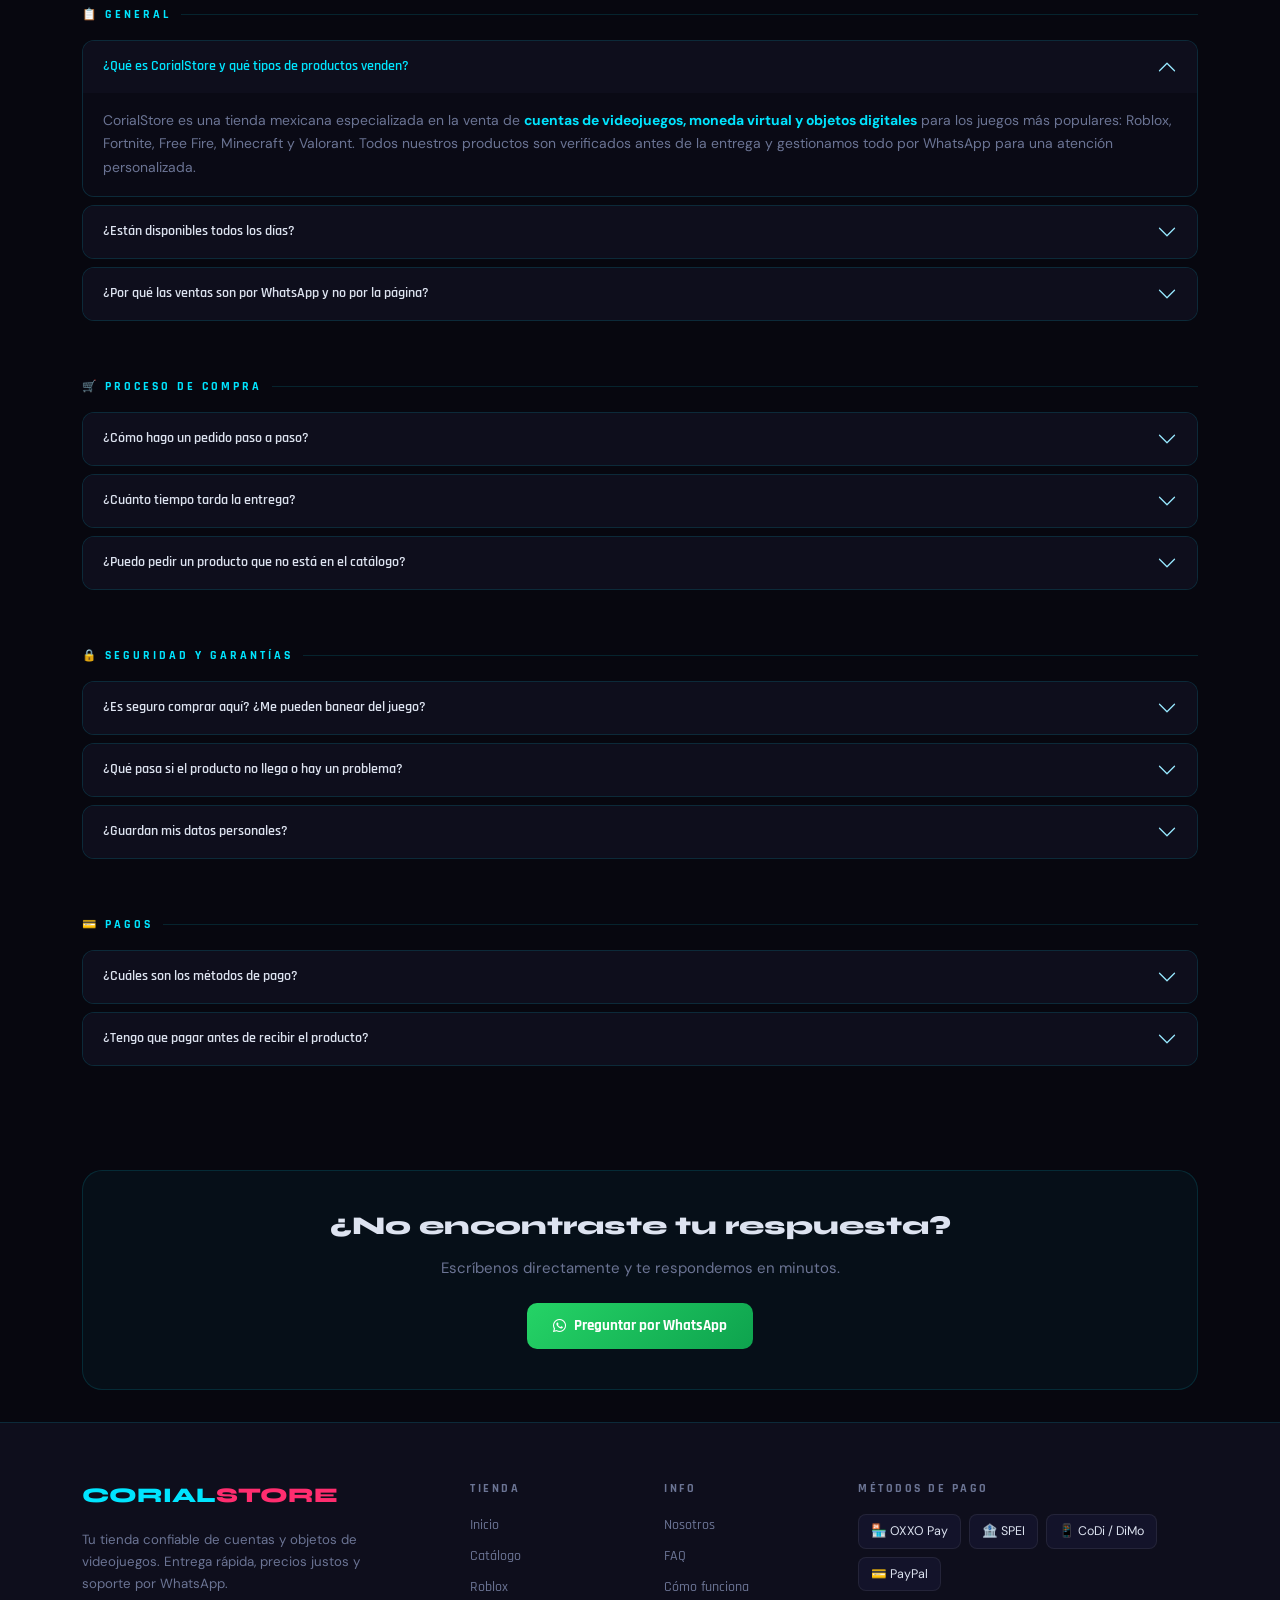
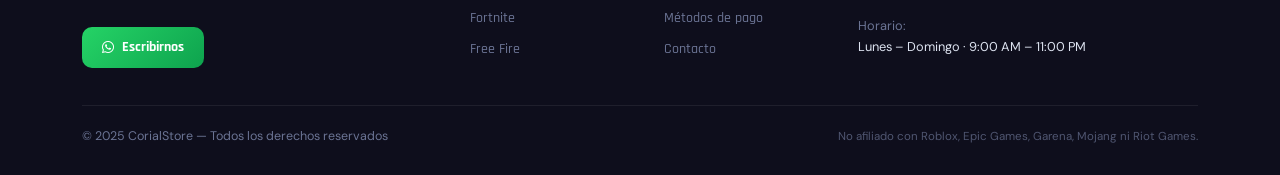
<file: faq.html>
<!DOCTYPE html>
<html lang="es">
<head>
  <meta charset="UTF-8"/>
  <meta name="viewport" content="width=device-width, initial-scale=1.0"/>
  <title>Preguntas Frecuentes — CorialStore</title>
  <link rel="stylesheet" href="https://cdn.jsdelivr.net/npm/bootstrap@5.3.3/dist/css/bootstrap.min.css"/>
  <link rel="stylesheet" href="https://cdnjs.cloudflare.com/ajax/libs/font-awesome/6.5.0/css/all.min.css"/>
  <link rel="stylesheet" href="shared.css"/>
  <style>
    .page-hero {
      background: linear-gradient(135deg,rgba(0,229,255,0.05),rgba(255,45,111,0.03));
      border-bottom: 1px solid var(--border);
      padding: 56px 0;
    }
    .faq-category-title {
      font-family: var(--font-ui); font-size: 0.72rem; font-weight: 700;
      letter-spacing: 3px; text-transform: uppercase; color: var(--cyan);
      margin-bottom: 16px; display: flex; align-items: center; gap: 10px;
    }
    .faq-category-title::after { content:''; flex:1; height:1px; background:var(--border); }

    .step-visual {
      display: flex; gap: 0; overflow-x: auto; scrollbar-width: none; padding-bottom: 8px;
    }
    .step-visual::-webkit-scrollbar { display: none; }
    .step-v-item {
      flex: 1; min-width: 140px;
      background: var(--bg2); border: 1px solid var(--border);
      border-radius: 0; padding: 22px 18px; position: relative;
      text-align: center;
    }
    .step-v-item:first-child { border-radius: 14px 0 0 14px; }
    .step-v-item:last-child  { border-radius: 0 14px 14px 0; }
    .step-v-item:not(:last-child)::after {
      content: '→'; position: absolute;
      right: -12px; top: 50%; transform: translateY(-50%);
      color: var(--cyan); font-size: 1rem; z-index: 2;
      background: var(--bg);
      width: 24px; height: 24px;
      display: flex; align-items: center; justify-content: center;
    }
    .step-v-num {
      font-family: var(--font-head); font-size: 0.7rem; font-weight: 800;
      color: var(--cyan); letter-spacing: 1px; margin-bottom: 8px;
    }
    .step-v-icon { font-size: 1.6rem; margin-bottom: 8px; }
    .step-v-label { font-family: var(--font-ui); font-size: 0.82rem; font-weight: 700; color: var(--text); margin-bottom: 4px; }
    .step-v-sub { font-size: 0.72rem; color: var(--muted); line-height: 1.4; }

    .info-box {
      background: var(--bg2); border: 1px solid var(--border);
      border-radius: 14px; padding: 22px 20px;
    }
    .info-box-icon { font-size: 1.5rem; margin-bottom: 12px; }
    .info-box-title { font-family: var(--font-ui); font-weight: 700; font-size: 0.9rem; color: var(--text); margin-bottom: 8px; }
    .info-box-body { font-size: 0.82rem; color: var(--muted); line-height: 1.6; }

    /* FAQ search */
    .faq-search-wrap { position: relative; max-width: 480px; margin: 0 auto 40px; }
    .faq-search {
      background: var(--bg2); border: 1px solid var(--border);
      border-radius: 12px; padding: 13px 16px 13px 46px;
      font-family: var(--font-body); font-size: 0.9rem;
      color: var(--text); width: 100%; outline: none;
      transition: border-color 0.2s;
    }
    .faq-search:focus { border-color: rgba(0,229,255,0.4); }
    .faq-search::placeholder { color: var(--muted); }
    .faq-search-icon { position: absolute; left: 16px; top: 50%; transform: translateY(-50%); color: var(--muted); }
  </style>
</head>
<body>
  <div id="cs-nav"></div>

  <!-- PAGE HERO -->
  <div class="page-hero z1">
    <div class="container">
      <nav aria-label="breadcrumb" class="mb-3">
        <ol class="breadcrumb mb-0">
          <li class="breadcrumb-item"><a href="index.html">Inicio</a></li>
          <li class="breadcrumb-item active">Preguntas Frecuentes</li>
        </ol>
      </nav>
      <div class="cs-label">FAQ</div>
      <div class="cs-title" style="margin-bottom:14px">Preguntas <span>frecuentes</span></div>
      <p style="color:var(--muted);max-width:500px">Todo lo que necesitas saber sobre CorialStore, el proceso de compra y los métodos de pago.</p>
    </div>
  </div>

  <!-- CÓMO FUNCIONA VISUAL -->
  <section class="py-5 z1" id="como-funciona">
    <div class="container py-3">
      <div class="text-center mb-5">
        <div class="cs-label">Proceso</div>
        <div class="cs-title">¿Cómo <span>funciona</span>?</div>
      </div>
      <div class="step-visual">
        <div class="step-v-item"><div class="step-v-num">PASO 1</div><div class="step-v-icon">🔍</div><div class="step-v-label">Elige</div><div class="step-v-sub">Navega el catálogo y selecciona el producto</div></div>
        <div class="step-v-item"><div class="step-v-num">PASO 2</div><div class="step-v-icon">💬</div><div class="step-v-label">Escríbenos</div><div class="step-v-sub">Clic en "Comprar", se abre WhatsApp con tu pedido</div></div>
        <div class="step-v-item"><div class="step-v-num">PASO 3</div><div class="step-v-icon">✅</div><div class="step-v-label">Confirmamos</div><div class="step-v-sub">Verificamos disponibilidad y te damos los datos de pago</div></div>
        <div class="step-v-item"><div class="step-v-num">PASO 4</div><div class="step-v-icon">💳</div><div class="step-v-label">Pagas</div><div class="step-v-sub">Crypto, depósito OXXO o transferencia</div></div>
        <div class="step-v-item"><div class="step-v-num">PASO 5</div><div class="step-v-icon">🚀</div><div class="step-v-label">Recibes</div><div class="step-v-sub">Entregamos entre 10 y 30 minutos</div></div>
      </div>
    </div>
  </section>

  <hr class="neon-hr">

  <!-- MÉTODOS DE PAGO -->
  <section class="py-5 z1" id="pagos">
    <div class="container py-3">
      <div class="text-center mb-5">
        <div class="cs-label">Pagos</div>
        <div class="cs-title">Métodos de <span>pago</span></div>
      </div>
      <div class="row g-3 mb-4">
        <div class="col-sm-6 col-lg-4">
          <div class="info-box h-100">
            <div class="info-box-icon">₿</div>
            <div class="info-box-title">Crypto</div>
            <div class="info-box-body">Pagos en criptomonedas aceptados. Te enviamos la wallet al confirmar el pedido. <strong style="color:var(--green)">Sin cargo extra.</strong></div>
          </div>
        </div>
        <div class="col-sm-6 col-lg-4">
          <div class="info-box h-100">
            <div class="info-box-icon">🏪</div>
            <div class="info-box-title">Depósito OXXO</div>
            <div class="info-box-body">Depósito en efectivo en cualquier OXXO de México. Sin tarjeta ni cuenta bancaria. <strong style="color:var(--green)">Sin cargo extra.</strong></div>
          </div>
        </div>
        <div class="col-sm-6 col-lg-4">
          <div class="info-box h-100">
            <div class="info-box-icon">🏦</div>
            <div class="info-box-title">Transferencia</div>
            <div class="info-box-body">Compatible con cualquier banco mexicano. Entrega confirmada en minutos tras el comprobante. <strong style="color:var(--green)">Sin cargo extra.</strong></div>
          </div>
        </div>
      </div>
      <div class="p-3 text-center" style="background:rgba(255,179,0,0.05);border:1px solid rgba(255,179,0,0.2);border-radius:12px;font-size:0.83rem;color:var(--muted)">
        ⚠️ <strong style="color:var(--amber)">Aviso de seguridad:</strong> Nunca realices pagos antes de que confirmemos tu pedido por WhatsApp. Desconfía de cualquier número diferente al nuestro.
      </div>
    </div>
  </section>

  <hr class="neon-hr">

  <!-- FAQ ACCORDION -->
  <section class="py-5 z1">
    <div class="container py-3">
      <div class="text-center mb-4">
        <div class="cs-label">Dudas comunes</div>
        <div class="cs-title">Resolvemos tus <span>preguntas</span></div>
      </div>

      <div class="faq-search-wrap">
        <i class="fas fa-search faq-search-icon"></i>
        <input class="faq-search" id="faqSearch" placeholder="Buscar pregunta..." oninput="filterFAQ()"/>
      </div>

      <div class="row gy-5" id="faqContainer">

        <!-- CATEGORÍA: GENERAL -->
        <div class="col-12 faq-section" data-cat="general">
          <div class="faq-category-title">📋 General</div>
          <div class="accordion" id="accGeneral">

            <div class="accordion-item faq-item">
              <h2 class="accordion-header">
                <button class="accordion-button" type="button" data-bs-toggle="collapse" data-bs-target="#g1">
                  ¿Qué es CorialStore y qué tipos de productos venden?
                </button>
              </h2>
              <div id="g1" class="accordion-collapse collapse show" data-bs-parent="#accGeneral">
                <div class="accordion-body">
                  CorialStore es una tienda mexicana especializada en la venta de <strong style="color:var(--cyan)">cuentas de videojuegos, moneda virtual y objetos digitales</strong> para los juegos más populares: Roblox, Fortnite, Free Fire, Minecraft y Valorant. Todos nuestros productos son verificados antes de la entrega y gestionamos todo por WhatsApp para una atención personalizada.
                </div>
              </div>
            </div>

            <div class="accordion-item faq-item">
              <h2 class="accordion-header">
                <button class="accordion-button collapsed" type="button" data-bs-toggle="collapse" data-bs-target="#g2">
                  ¿Están disponibles todos los días?
                </button>
              </h2>
              <div id="g2" class="accordion-collapse collapse" data-bs-parent="#accGeneral">
                <div class="accordion-body">
                  Sí. Nuestro horario de atención es <strong style="color:var(--cyan)">lunes a domingo de 8:00 AM a 2:00 AM del día siguiente</strong> (hora del Centro de México). Fuera de este horario puedes escribirnos y responderemos en cuanto estemos disponibles.
                </div>
              </div>
            </div>

            <div class="accordion-item faq-item">
              <h2 class="accordion-header">
                <button class="accordion-button collapsed" type="button" data-bs-toggle="collapse" data-bs-target="#g3">
                  ¿Por qué las ventas son por WhatsApp y no por la página?
                </button>
              </h2>
              <div id="g3" class="accordion-collapse collapse" data-bs-parent="#accGeneral">
                <div class="accordion-body">
                  Porque queremos ofrecerte <strong style="color:var(--cyan)">atención humana real</strong>. Al cerrar la venta por WhatsApp podemos verificar tu pedido, confirmar disponibilidad en tiempo real y orientarte mejor. Además, no almacenamos datos personales en ninguna base de datos, lo que hace todo más seguro para ti.
                </div>
              </div>
            </div>

          </div>
        </div>

        <!-- CATEGORÍA: COMPRA -->
        <div class="col-12 faq-section" data-cat="compra">
          <div class="faq-category-title">🛒 Proceso de compra</div>
          <div class="accordion" id="accCompra">

            <div class="accordion-item faq-item">
              <h2 class="accordion-header">
                <button class="accordion-button collapsed" type="button" data-bs-toggle="collapse" data-bs-target="#c1">
                  ¿Cómo hago un pedido paso a paso?
                </button>
              </h2>
              <div id="c1" class="accordion-collapse collapse" data-bs-parent="#accCompra">
                <div class="accordion-body">
                  <strong style="color:var(--cyan)">1.</strong> Elige el producto en el catálogo.<br>
                  <strong style="color:var(--cyan)">2.</strong> Haz clic en "Comprar" — se abrirá WhatsApp con tu pedido ya escrito.<br>
                  <strong style="color:var(--cyan)">3.</strong> Confirma el pedido y acuerda el método de pago.<br>
                  <strong style="color:var(--cyan)">4.</strong> Realiza el pago y envíanos el comprobante.<br>
                  <strong style="color:var(--cyan)">5.</strong> Recibe tu producto entre 10 y 30 minutos. ¡Listo!
                </div>
              </div>
            </div>

            <div class="accordion-item faq-item">
              <h2 class="accordion-header">
                <button class="accordion-button collapsed" type="button" data-bs-toggle="collapse" data-bs-target="#c2">
                  ¿Cuánto tiempo tarda la entrega?
                </button>
              </h2>
              <div id="c2" class="accordion-collapse collapse" data-bs-parent="#accCompra">
                <div class="accordion-body">
                  La mayoría de productos como Robux, Diamantes y V-Bucks se entregan en <strong style="color:var(--cyan)">10 a 15 minutos</strong> tras confirmar el pago. Las cuentas de juego suelen entregarse en <strong style="color:var(--cyan)">5 a 20 minutos</strong>. En caso de demora te avisamos de inmediato.
                </div>
              </div>
            </div>

            <div class="accordion-item faq-item">
              <h2 class="accordion-header">
                <button class="accordion-button collapsed" type="button" data-bs-toggle="collapse" data-bs-target="#c3">
                  ¿Puedo pedir un producto que no está en el catálogo?
                </button>
              </h2>
              <div id="c3" class="accordion-collapse collapse" data-bs-parent="#accCompra">
                <div class="accordion-body">
                  ¡Claro! Escríbenos por WhatsApp y con gusto buscamos lo que necesitas. Constantemente actualizamos el catálogo con nuevos productos según la demanda de nuestros clientes.
                </div>
              </div>
            </div>

          </div>
        </div>

        <!-- CATEGORÍA: SEGURIDAD -->
        <div class="col-12 faq-section" data-cat="seguridad">
          <div class="faq-category-title">🔒 Seguridad y garantías</div>
          <div class="accordion" id="accSeg">

            <div class="accordion-item faq-item">
              <h2 class="accordion-header">
                <button class="accordion-button collapsed" type="button" data-bs-toggle="collapse" data-bs-target="#s1">
                  ¿Es seguro comprar aquí? ¿Me pueden banear del juego?
                </button>
              </h2>
              <div id="s1" class="accordion-collapse collapse" data-bs-parent="#accSeg">
                <div class="accordion-body">
                  Usamos métodos seguros para la entrega. Para Robux usamos el método GamePass, que es el más seguro disponible. Para cuentas, recomendamos <strong style="color:var(--cyan)">cambiar contraseña y correo inmediatamente</strong> tras recibirla.<br><br>
                  <span style="color:var(--amber)">⚠️ Aviso:</span> La compra de ciertos items puede ir contra los Términos de Servicio de algunos juegos. El riesgo de ban es bajo con nuestros métodos, pero no podemos garantizar al 100% que no ocurra. Comprende esto antes de comprar.
                </div>
              </div>
            </div>

            <div class="accordion-item faq-item">
              <h2 class="accordion-header">
                <button class="accordion-button collapsed" type="button" data-bs-toggle="collapse" data-bs-target="#s2">
                  ¿Qué pasa si el producto no llega o hay un problema?
                </button>
              </h2>
              <div id="s2" class="accordion-collapse collapse" data-bs-parent="#accSeg">
                <div class="accordion-body">
                  Ofrecemos <strong style="color:var(--cyan)">garantía de entrega</strong>: si el producto no llega correctamente, lo resolvemos o devolvemos tu dinero. Contáctanos inmediatamente por WhatsApp en caso de cualquier problema. Una vez entregado y verificado el producto, no se aceptan devoluciones por cambio de opinión.
                </div>
              </div>
            </div>

            <div class="accordion-item faq-item">
              <h2 class="accordion-header">
                <button class="accordion-button collapsed" type="button" data-bs-toggle="collapse" data-bs-target="#s3">
                  ¿Guardan mis datos personales?
                </button>
              </h2>
              <div id="s3" class="accordion-collapse collapse" data-bs-parent="#accSeg">
                <div class="accordion-body">
                  <strong style="color:var(--cyan)">No.</strong> CorialStore no tiene base de datos ni almacena información personal. Toda la comunicación ocurre en WhatsApp, que tiene su propio cifrado. No pedimos más información de la necesaria para entregar tu pedido.
                </div>
              </div>
            </div>

          </div>
        </div>

        <!-- CATEGORÍA: PAGOS -->
        <div class="col-12 faq-section" data-cat="pagos">
          <div class="faq-category-title">💳 Pagos</div>
          <div class="accordion" id="accPagos">

            <div class="accordion-item faq-item">
              <h2 class="accordion-header">
                <button class="accordion-button collapsed" type="button" data-bs-toggle="collapse" data-bs-target="#p1">
                  ¿Cuáles son los métodos de pago?
                </button>
              </h2>
              <div id="p1" class="accordion-collapse collapse" data-bs-parent="#accPagos">
                <div class="accordion-body">
                  Aceptamos: <strong style="color:var(--cyan)">Crypto</strong>, <strong style="color:var(--cyan)">Depósito OXXO</strong> y <strong style="color:var(--cyan)">Transferencia bancaria</strong>. En todos los casos te enviamos los datos por WhatsApp tras confirmar tu pedido.
                </div>
              </div>
            </div>

            <div class="accordion-item faq-item">
              <h2 class="accordion-header">
                <button class="accordion-button collapsed" type="button" data-bs-toggle="collapse" data-bs-target="#p2">
                  ¿Tengo que pagar antes de recibir el producto?
                </button>
              </h2>
              <div id="p2" class="accordion-collapse collapse" data-bs-parent="#accPagos">
                <div class="accordion-body">
                  Sí, el pago se realiza antes de la entrega. Esto protege a ambas partes. <strong style="color:var(--cyan)">Siempre pedimos comprobante de pago</strong> antes de entregar cualquier producto. Si desconfías, puedes pedir referencias o verificar reseñas de clientes anteriores.
                </div>
              </div>
            </div>

          </div>
        </div>

      </div>
    </div>
  </section>

  <!-- CTA -->
  <section class="py-4 z1">
    <div class="container py-2 text-center">
      <div style="background:rgba(0,229,255,0.04);border:1px solid var(--border);border-radius:20px;padding:40px 24px">
        <div class="cs-title" style="font-size:1.6rem">¿No encontraste tu respuesta?</div>
        <p style="color:var(--muted);margin:10px 0 22px">Escríbenos directamente y te respondemos en minutos.</p>
        <a id="faqWa" href="#" target="_blank" class="btn-wa"><i class="fab fa-whatsapp"></i> Preguntar por WhatsApp</a>
      </div>
    </div>
  </section>

  <div id="cs-footer"></div>

  <script src="https://cdn.jsdelivr.net/npm/bootstrap@5.3.3/dist/js/bootstrap.bundle.min.js"></script>
  <script src="data.js"></script>
  <script src="cs.js"></script>
  <script>
    CS.init('faq');
    document.getElementById('faqWa').href = CS.wa('Hola CorialStore! Tengo una pregunta que no encontré en el FAQ 🙋');

    function filterFAQ() {
      const q = document.getElementById('faqSearch').value.toLowerCase();
      document.querySelectorAll('.faq-item').forEach(item => {
        const text = item.textContent.toLowerCase();
        item.style.display = (!q || text.includes(q)) ? '' : 'none';
      });
    }
  </script>
</body>
</html>
</file>
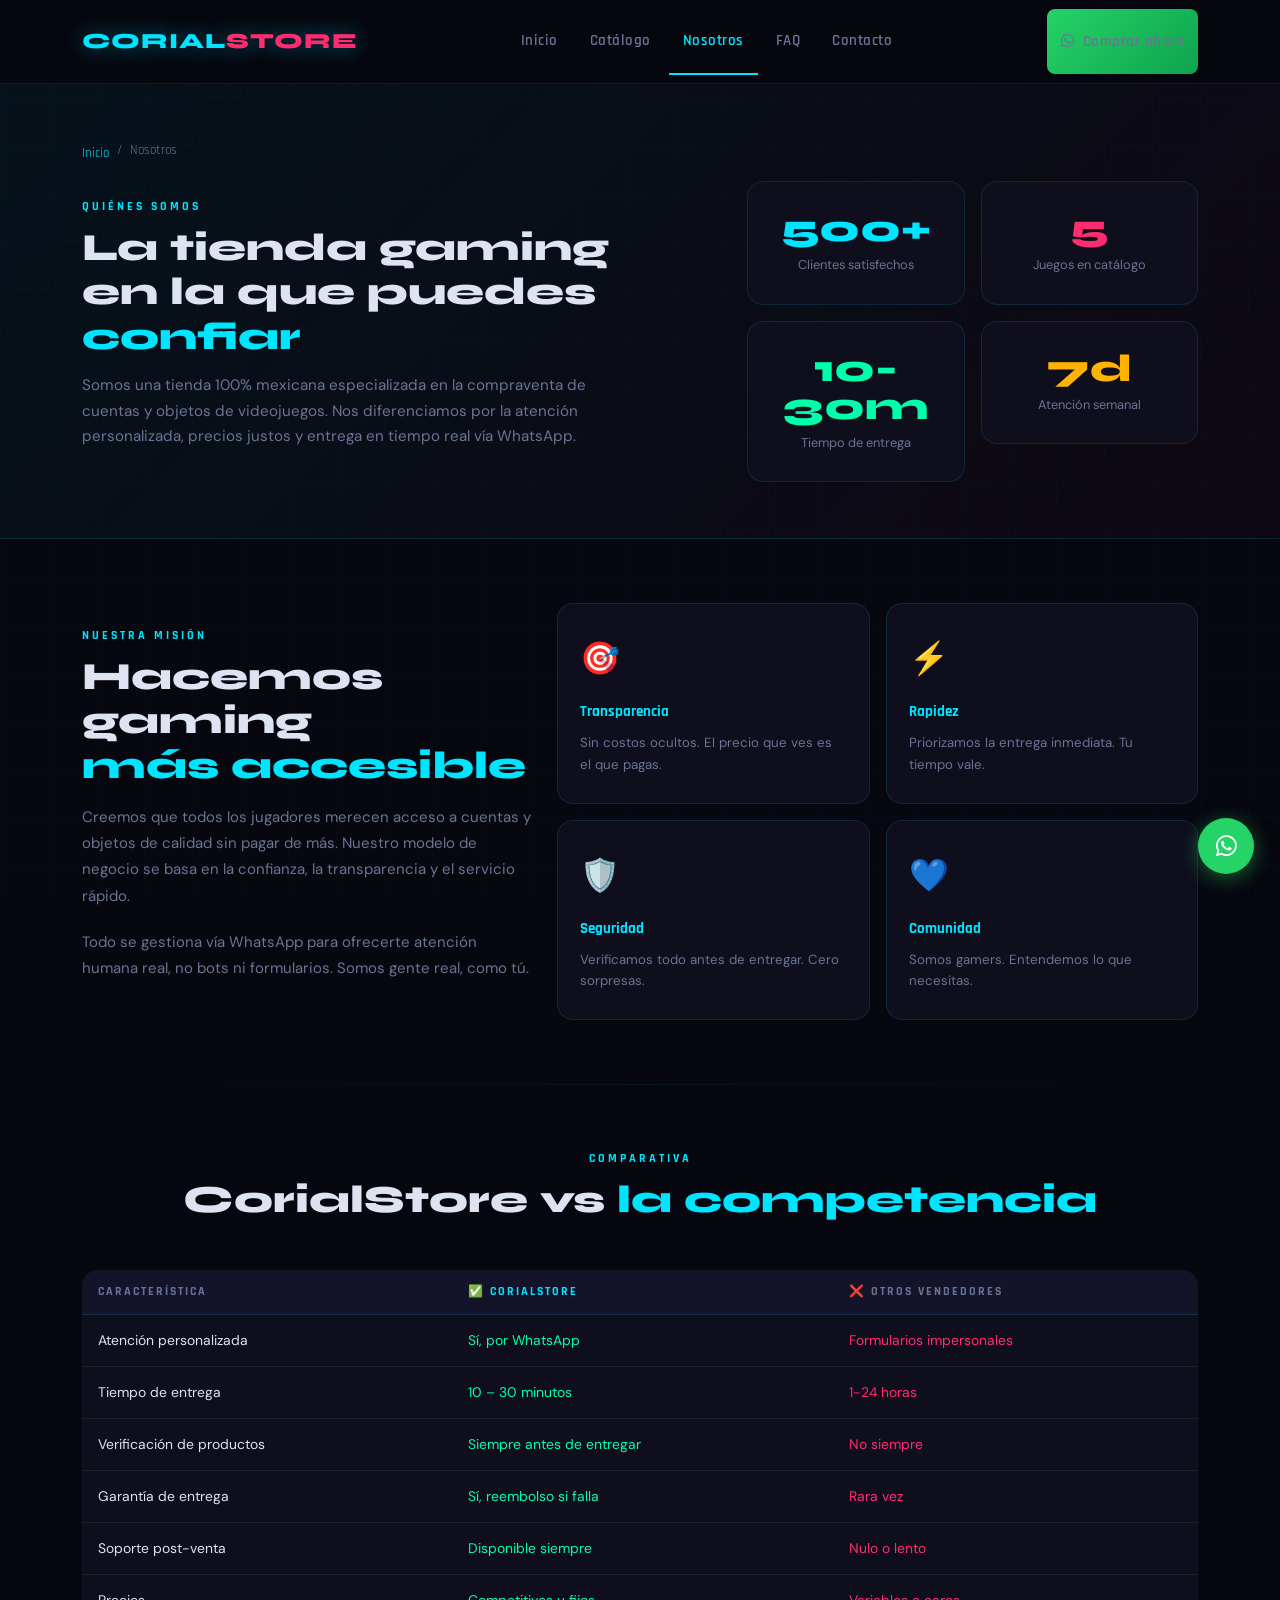
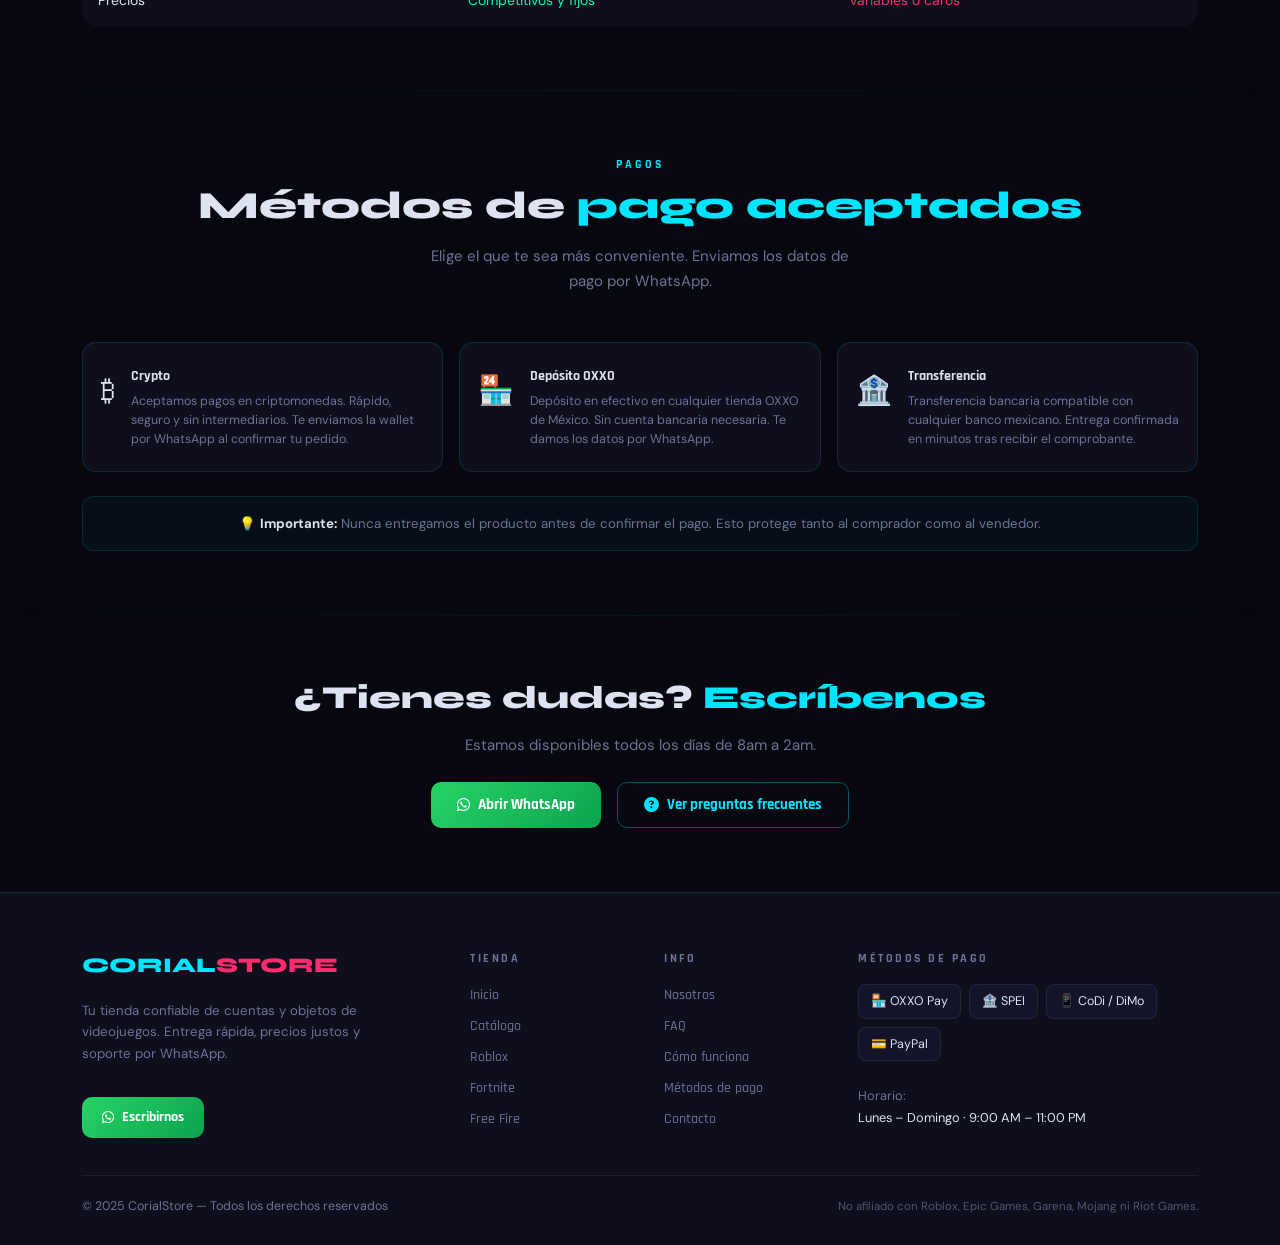
<file: nosotros.html>
<!DOCTYPE html>
<html lang="es">
<head>
  <meta charset="UTF-8"/>
  <meta name="viewport" content="width=device-width, initial-scale=1.0"/>
  <title>Nosotros — CorialStore</title>
  <link rel="stylesheet" href="https://cdn.jsdelivr.net/npm/bootstrap@5.3.3/dist/css/bootstrap.min.css"/>
  <link rel="stylesheet" href="https://cdnjs.cloudflare.com/ajax/libs/font-awesome/6.5.0/css/all.min.css"/>
  <link rel="stylesheet" href="shared.css"/>
  <style>
    .page-hero {
      background: linear-gradient(135deg,rgba(0,229,255,0.05),rgba(255,45,111,0.03));
      border-bottom: 1px solid var(--border);
      padding: 56px 0;
    }
    .value-card {
      background: var(--bg2); border: 1px solid var(--border);
      border-radius: 16px; padding: 28px 22px; height: 100%;
      transition: border-color 0.2s, transform 0.2s;
    }
    .value-card:hover { border-color: rgba(0,229,255,0.3); transform: translateY(-4px); }
    .value-icon { font-size: 2rem; margin-bottom: 14px; }
    .value-title { font-family: var(--font-ui); font-weight: 700; font-size: 0.95rem; margin-bottom: 8px; color: var(--cyan); }
    .value-desc { font-size: 0.83rem; color: var(--muted); line-height: 1.6; }

    .stat-box {
      background: var(--bg2); border: 1px solid var(--border);
      border-radius: 16px; padding: 28px; text-align: center;
    }
    .stat-box-num {
      font-family: var(--font-head); font-size: 2.4rem; font-weight: 800;
      line-height: 1; margin-bottom: 6px;
    }
    .stat-box-label { font-size: 0.8rem; color: var(--muted); }

    .timeline-item { display: flex; gap: 20px; margin-bottom: 32px; }
    .timeline-dot {
      width: 14px; height: 14px; border-radius: 50%;
      background: var(--cyan); flex-shrink: 0; margin-top: 4px;
      box-shadow: 0 0 10px rgba(0,229,255,0.5);
    }
    .timeline-line {
      display: flex; flex-direction: column; align-items: center; gap: 0;
    }
    .timeline-v { width: 2px; background: var(--border); flex: 1; margin-top: 4px; }
    .timeline-title { font-family: var(--font-ui); font-weight: 700; font-size: 0.9rem; color: var(--text); margin-bottom: 4px; }
    .timeline-desc { font-size: 0.82rem; color: var(--muted); line-height: 1.5; }
    .timeline-year { font-family: var(--font-head); font-size: 0.78rem; color: var(--cyan); margin-bottom: 4px; }

    .pay-card {
      background: var(--bg2); border: 1px solid var(--border);
      border-radius: 14px; padding: 22px 18px;
      display: flex; align-items: flex-start; gap: 16px;
      transition: border-color 0.2s;
    }
    .pay-card:hover { border-color: rgba(0,229,255,0.3); }
    .pay-icon { font-size: 1.8rem; flex-shrink: 0; margin-top: 2px; }
    .pay-name { font-family: var(--font-ui); font-weight: 700; font-size: 0.9rem; color: var(--text); margin-bottom: 4px; }
    .pay-desc { font-size: 0.78rem; color: var(--muted); line-height: 1.5; }
  </style>
</head>
<body>
  <div id="cs-nav"></div>

  <!-- PAGE HERO -->
  <div class="page-hero z1">
    <div class="container">
      <nav aria-label="breadcrumb" class="mb-3">
        <ol class="breadcrumb mb-0">
          <li class="breadcrumb-item"><a href="index.html">Inicio</a></li>
          <li class="breadcrumb-item active">Nosotros</li>
        </ol>
      </nav>
      <div class="row align-items-center gy-4">
        <div class="col-lg-7">
          <div class="cs-label">Quiénes somos</div>
          <div class="cs-title" style="margin-bottom:14px">La tienda gaming<br>en la que puedes <span>confiar</span></div>
          <p style="color:var(--muted);max-width:520px;font-size:0.95rem;line-height:1.7">
            Somos una tienda 100% mexicana especializada en la compraventa de cuentas y objetos
            de videojuegos. Nos diferenciamos por la atención personalizada, precios justos y
            entrega en tiempo real vía WhatsApp.
          </p>
        </div>
        <div class="col-lg-5">
          <div class="row g-3">
            <div class="col-6"><div class="stat-box"><div class="stat-box-num" style="color:var(--cyan)">500+</div><div class="stat-box-label">Clientes satisfechos</div></div></div>
            <div class="col-6"><div class="stat-box"><div class="stat-box-num" style="color:var(--pink)">5</div><div class="stat-box-label">Juegos en catálogo</div></div></div>
            <div class="col-6"><div class="stat-box"><div class="stat-box-num" style="color:var(--green)">10-30m</div><div class="stat-box-label">Tiempo de entrega</div></div></div>
            <div class="col-6"><div class="stat-box"><div class="stat-box-num" style="color:var(--amber)">7d</div><div class="stat-box-label">Atención semanal</div></div></div>
          </div>
        </div>
      </div>
    </div>
  </div>

  <!-- MISIÓN / VALORES -->
  <section class="py-5 z1">
    <div class="container py-3">
      <div class="row gy-5 align-items-center">
        <div class="col-lg-5">
          <div class="cs-label">Nuestra misión</div>
          <div class="cs-title">Hacemos gaming<br><span>más accesible</span></div>
          <p style="color:var(--muted);line-height:1.75;margin-bottom:20px">
            Creemos que todos los jugadores merecen acceso a cuentas y objetos de calidad
            sin pagar de más. Nuestro modelo de negocio se basa en la confianza, la
            transparencia y el servicio rápido.
          </p>
          <p style="color:var(--muted);line-height:1.75">
            Todo se gestiona vía WhatsApp para ofrecerte atención humana real,
            no bots ni formularios. Somos gente real, como tú.
          </p>
        </div>
        <div class="col-lg-7">
          <div class="row g-3">
            <div class="col-sm-6"><div class="value-card"><div class="value-icon">🎯</div><div class="value-title">Transparencia</div><div class="value-desc">Sin costos ocultos. El precio que ves es el que pagas.</div></div></div>
            <div class="col-sm-6"><div class="value-card"><div class="value-icon">⚡</div><div class="value-title">Rapidez</div><div class="value-desc">Priorizamos la entrega inmediata. Tu tiempo vale.</div></div></div>
            <div class="col-sm-6"><div class="value-card"><div class="value-icon">🛡️</div><div class="value-title">Seguridad</div><div class="value-desc">Verificamos todo antes de entregar. Cero sorpresas.</div></div></div>
            <div class="col-sm-6"><div class="value-card"><div class="value-icon">💙</div><div class="value-title">Comunidad</div><div class="value-desc">Somos gamers. Entendemos lo que necesitas.</div></div></div>
          </div>
        </div>
      </div>
    </div>
  </section>

  <hr class="neon-hr">

  <!-- POR QUÉ ELEGIRNOS - TABLA COMPARATIVA -->
  <section class="py-5 z1">
    <div class="container py-3">
      <div class="text-center mb-5">
        <div class="cs-label">Comparativa</div>
        <div class="cs-title">CorialStore vs <span>la competencia</span></div>
      </div>
      <div class="table-responsive">
        <table class="cs-table" style="background:var(--bg2);border-radius:16px;overflow:hidden">
          <thead>
            <tr>
              <th>Característica</th>
              <th style="color:var(--cyan)">✅ CorialStore</th>
              <th>❌ Otros vendedores</th>
            </tr>
          </thead>
          <tbody>
            <tr><td>Atención personalizada</td><td style="color:var(--green)">Sí, por WhatsApp</td><td style="color:var(--pink)">Formularios impersonales</td></tr>
            <tr><td>Tiempo de entrega</td><td style="color:var(--green)">10 – 30 minutos</td><td style="color:var(--pink)">1-24 horas</td></tr>
            <tr><td>Verificación de productos</td><td style="color:var(--green)">Siempre antes de entregar</td><td style="color:var(--pink)">No siempre</td></tr>
            <tr><td>Garantía de entrega</td><td style="color:var(--green)">Sí, reembolso si falla</td><td style="color:var(--pink)">Rara vez</td></tr>
            <tr><td>Soporte post-venta</td><td style="color:var(--green)">Disponible siempre</td><td style="color:var(--pink)">Nulo o lento</td></tr>
            <tr><td>Precios</td><td style="color:var(--green)">Competitivos y fijos</td><td style="color:var(--pink)">Variables o caros</td></tr>
          </tbody>
        </table>
      </div>
    </div>
  </section>

  <hr class="neon-hr">

  <!-- MÉTODOS DE PAGO -->
  <section class="py-5 z1" id="pagos">
    <div class="container py-3">
      <div class="text-center mb-5">
        <div class="cs-label">Pagos</div>
        <div class="cs-title">Métodos de <span>pago aceptados</span></div>
        <p style="color:var(--muted);max-width:440px;margin:0 auto">Elige el que te sea más conveniente. Enviamos los datos de pago por WhatsApp.</p>
      </div>
      <div class="row g-3">
        <div class="col-md-4">
          <div class="pay-card">
            <div class="pay-icon">₿</div>
            <div><div class="pay-name">Crypto</div><div class="pay-desc">Aceptamos pagos en criptomonedas. Rápido, seguro y sin intermediarios. Te enviamos la wallet por WhatsApp al confirmar tu pedido.</div></div>
          </div>
        </div>
        <div class="col-md-4">
          <div class="pay-card">
            <div class="pay-icon">🏪</div>
            <div><div class="pay-name">Depósito OXXO</div><div class="pay-desc">Depósito en efectivo en cualquier tienda OXXO de México. Sin cuenta bancaria necesaria. Te damos los datos por WhatsApp.</div></div>
          </div>
        </div>
        <div class="col-md-4">
          <div class="pay-card">
            <div class="pay-icon">🏦</div>
            <div><div class="pay-name">Transferencia</div><div class="pay-desc">Transferencia bancaria compatible con cualquier banco mexicano. Entrega confirmada en minutos tras recibir el comprobante.</div></div>
          </div>
        </div>
      </div>
      <div class="mt-4 p-3 text-center" style="background:rgba(0,229,255,0.04);border:1px solid var(--border);border-radius:12px;font-size:0.83rem;color:var(--muted)">
        💡 <strong style="color:var(--text)">Importante:</strong> Nunca entregamos el producto antes de confirmar el pago. Esto protege tanto al comprador como al vendedor.
      </div>
    </div>
  </section>

  <hr class="neon-hr">

  <!-- CTA -->
  <section class="py-5 z1">
    <div class="container py-3 text-center">
      <div class="cs-title" style="font-size:clamp(1.4rem,3vw,2rem)">¿Tienes dudas? <span>Escríbenos</span></div>
      <p style="color:var(--muted);margin:12px 0 24px">Estamos disponibles todos los días de 8am a 2am.</p>
      <div class="d-flex gap-3 justify-content-center flex-wrap">
        <a id="ctaWa" href="#" target="_blank" class="btn-wa"><i class="fab fa-whatsapp"></i> Abrir WhatsApp</a>
        <a href="faq.html" class="btn-cs-ghost"><i class="fas fa-question-circle"></i> Ver preguntas frecuentes</a>
      </div>
    </div>
  </section>

  <div id="cs-footer"></div>

  <script src="https://cdn.jsdelivr.net/npm/bootstrap@5.3.3/dist/js/bootstrap.bundle.min.js"></script>
  <script src="data.js"></script>
  <script src="cs.js"></script>
  <script>
    CS.init('nosotros');
    document.getElementById('ctaWa').href = CS.wa('Hola CorialStore! Tengo una duda sobre sus productos 🎮');
  </script>
</body>
</html>
</file>
<file: shared.css>
/* =========================================
   CORIALSTORE — SHARED STYLES
   ========================================= */
@import url('https://fonts.googleapis.com/css2?family=Rajdhani:wght@400;500;600;700&family=Syne:wght@700;800&family=DM+Sans:wght@300;400;500&display=swap');

:root {
  --cyan:      #00e5ff;
  --pink:      #ff2d6f;
  --green:     #00ffaa;
  --amber:     #ffb300;
  --bg:        #07070f;
  --bg2:       #0e0e1c;
  --bg3:       #13132a;
  --border:    rgba(0,229,255,0.13);
  --border2:   rgba(255,255,255,0.07);
  --text:      #dde3f0;
  --muted:     #6b7494;
  --font-head: 'Syne', sans-serif;
  --font-ui:   'Rajdhani', sans-serif;
  --font-body: 'DM Sans', sans-serif;
}

*, *::before, *::after { box-sizing: border-box; margin: 0; padding: 0; }
html { scroll-behavior: smooth; }

body {
  background: var(--bg);
  color: var(--text);
  font-family: var(--font-body);
  font-size: 15px;
  line-height: 1.65;
  overflow-x: hidden;
  min-height: 100vh;
}

/* Grid texture */
body::before {
  content: '';
  position: fixed; inset: 0;
  background-image:
    linear-gradient(rgba(0,229,255,0.025) 1px, transparent 1px),
    linear-gradient(90deg, rgba(0,229,255,0.025) 1px, transparent 1px);
  background-size: 48px 48px;
  pointer-events: none;
  z-index: 0;
}

/* ================================================
   NAVBAR
   ================================================ */
.cs-nav {
  position: sticky; top: 0; z-index: 1050;
  background: rgba(7,7,15,0.92);
  backdrop-filter: blur(16px);
  border-bottom: 1px solid var(--border);
}
.cs-nav .navbar-brand {
  font-family: var(--font-head);
  font-size: 1.35rem; font-weight: 800;
  color: var(--cyan) !important;
  letter-spacing: 1px;
  text-shadow: 0 0 22px rgba(0,229,255,0.45);
  padding: 14px 0;
}
.cs-nav .navbar-brand span { color: var(--pink); }
.cs-nav .nav-link {
  font-family: var(--font-ui); font-size: 0.95rem; font-weight: 600;
  letter-spacing: 0.5px; color: var(--muted) !important;
  padding: 20px 14px !important;
  border-bottom: 2px solid transparent;
  transition: color 0.2s, border-color 0.2s;
}
.cs-nav .nav-link:hover        { color: var(--text) !important; border-bottom-color: var(--cyan); }
.cs-nav .nav-link.active       { color: var(--cyan) !important; border-bottom-color: var(--cyan); }
.btn-nav-cta {
  font-family: var(--font-ui); font-weight: 700; font-size: 0.88rem;
  background: linear-gradient(135deg,#25d366,#0ea34e);
  color: #fff !important; border-radius: 8px;
  padding: 8px 20px !important; border: none;
  margin-left: 8px; border-bottom: none !important;
  transition: box-shadow 0.2s, transform 0.1s;
}
.btn-nav-cta:hover { box-shadow: 0 4px 18px rgba(37,211,102,0.45); transform: translateY(-1px); }
@media (max-width:991px) {
  .cs-nav .nav-link { padding: 12px 16px !important; border-bottom: none; border-left: 2px solid transparent; }
  .cs-nav .nav-link.active { border-left-color: var(--cyan); }
}

/* ================================================
   FOOTER
   ================================================ */
.cs-footer {
  background: var(--bg2); border-top: 1px solid var(--border);
  padding: 56px 0 28px; position: relative; z-index: 1;
}
.cs-footer-brand { font-family: var(--font-head); font-size: 1.3rem; font-weight: 800; color: var(--cyan); }
.cs-footer-brand span { color: var(--pink); }
.cs-footer p { color: var(--muted); font-size: 0.83rem; }
.cs-footer .footer-link {
  color: var(--muted); text-decoration: none; font-size: 0.87rem;
  font-family: var(--font-ui); font-weight: 500;
  display: block; margin-bottom: 8px; transition: color 0.2s;
}
.cs-footer .footer-link:hover { color: var(--cyan); }
.cs-footer-heading {
  font-family: var(--font-ui); font-size: 0.72rem; font-weight: 700;
  letter-spacing: 2.5px; color: var(--muted); text-transform: uppercase; margin-bottom: 16px;
}
.cs-footer-bottom {
  border-top: 1px solid var(--border2); margin-top: 36px; padding-top: 20px;
  font-size: 0.78rem; color: var(--muted);
}

/* ================================================
   TYPOGRAPHY HELPERS
   ================================================ */
.cs-label {
  font-family: var(--font-ui); font-size: 0.72rem; font-weight: 700;
  letter-spacing: 3px; color: var(--cyan); text-transform: uppercase; margin-bottom: 10px;
}
.cs-title {
  font-family: var(--font-head);
  font-size: clamp(1.6rem, 3vw, 2.4rem);
  font-weight: 800; line-height: 1.15; color: var(--text); margin-bottom: 16px;
}
.cs-title span { color: var(--cyan); }

/* ================================================
   CARDS
   ================================================ */
.cs-card {
  background: var(--bg2); border: 1px solid var(--border); border-radius: 16px;
  transition: border-color 0.2s, transform 0.2s, box-shadow 0.2s;
}
.cs-card:hover { border-color: rgba(0,229,255,0.35); transform: translateY(-4px); box-shadow: 0 12px 36px rgba(0,229,255,0.08); }

/* Product card */
.product-card {
  background: var(--bg2); border: 1px solid var(--border); border-radius: 14px;
  padding: 20px 16px; display: flex; flex-direction: column; height: 100%;
  transition: border-color 0.2s, transform 0.2s, box-shadow 0.2s;
}
.product-card:hover { border-color: rgba(0,229,255,0.3); transform: translateY(-3px); box-shadow: 0 10px 28px rgba(0,229,255,0.07); }
.product-icon  { font-size: 2rem; margin-bottom: 10px; }
.product-name  { font-family: var(--font-ui); font-size: 0.88rem; font-weight: 700; color: var(--text); margin: 6px 0; }
.product-desc  { font-size: 0.78rem; color: var(--muted); flex: 1; line-height: 1.5; }
.product-price { font-family: var(--font-head); font-size: 1.15rem; font-weight: 800; color: var(--green); margin: 12px 0 14px; text-shadow: 0 0 12px rgba(0,255,170,0.3); }
.product-price small { font-family: var(--font-body); font-size: 0.7rem; color: var(--muted); font-weight: 400; }

/* ================================================
   BADGES
   ================================================ */
.badge-avail {
  display: inline-block; font-size: 0.62rem; font-weight: 700;
  background: rgba(0,255,170,0.1); color: var(--green);
  border: 1px solid rgba(0,255,170,0.3); border-radius: 6px; padding: 2px 9px;
}
.badge-sold {
  display: inline-block; font-size: 0.62rem; font-weight: 700;
  background: rgba(255,45,111,0.1); color: var(--pink);
  border: 1px solid rgba(255,45,111,0.3); border-radius: 6px; padding: 2px 9px;
}

/* ================================================
   BUTTONS
   ================================================ */
.btn-cs-primary {
  font-family: var(--font-ui); font-weight: 700; font-size: 0.92rem;
  background: linear-gradient(135deg,var(--cyan),#0096c7);
  color: #000; border: none; border-radius: 10px; padding: 11px 26px;
  transition: box-shadow 0.2s, transform 0.1s;
  text-decoration: none; display: inline-flex; align-items: center; gap: 8px;
  cursor: pointer;
}
.btn-cs-primary:hover { box-shadow: 0 6px 24px rgba(0,229,255,0.35); transform: translateY(-1px); color: #000; }

.btn-cs-ghost {
  font-family: var(--font-ui); font-weight: 700; font-size: 0.92rem;
  background: transparent; color: var(--cyan);
  border: 1.5px solid rgba(0,229,255,0.35); border-radius: 10px; padding: 10px 26px;
  transition: background 0.2s, border-color 0.2s;
  text-decoration: none; display: inline-flex; align-items: center; gap: 8px;
  cursor: pointer;
}
.btn-cs-ghost:hover { background: rgba(0,229,255,0.07); border-color: var(--cyan); color: var(--cyan); }

.btn-wa {
  font-family: var(--font-ui); font-weight: 700; font-size: 0.92rem;
  background: linear-gradient(135deg,#25d366,#0ea34e);
  color: #fff; border: none; border-radius: 10px; padding: 11px 26px;
  transition: box-shadow 0.2s, transform 0.1s;
  text-decoration: none; display: inline-flex; align-items: center; gap: 8px;
  cursor: pointer;
}
.btn-wa:hover { box-shadow: 0 6px 24px rgba(37,211,102,0.4); transform: translateY(-1px); color: #fff; }

.btn-wa-sm {
  font-family: var(--font-ui); font-weight: 700; font-size: 0.82rem;
  background: linear-gradient(135deg,#25d366,#0ea34e);
  color: #fff; border: none; border-radius: 8px; padding: 9px 16px; width: 100%;
  transition: box-shadow 0.2s;
  text-decoration: none; display: flex; align-items: center; justify-content: center; gap: 6px;
  cursor: pointer;
}
.btn-wa-sm:hover { box-shadow: 0 4px 16px rgba(37,211,102,0.4); color: #fff; }
.btn-wa-sm.sold { background: #1e1e2e; color: var(--muted); pointer-events: none; opacity: 0.6; }

/* ================================================
   MISC UTILITIES
   ================================================ */
.neon-hr {
  border: none; height: 1px;
  background: linear-gradient(90deg,transparent,rgba(0,229,255,0.25),transparent);
  margin: 0;
}
.z1 { position: relative; z-index: 1; }
.page-hero {
  background: linear-gradient(135deg,rgba(0,229,255,0.05),rgba(255,45,111,0.03));
  border-bottom: 1px solid var(--border); padding: 52px 0 44px;
  position: relative; z-index: 1;
}

/* WA Float button */
.wa-float {
  position: fixed; bottom: 26px; right: 26px; z-index: 9999;
  width: 56px; height: 56px; border-radius: 50%;
  background: #25d366; display: flex; align-items: center; justify-content: center;
  font-size: 1.5rem; color: #fff; text-decoration: none;
  box-shadow: 0 4px 20px rgba(37,211,102,0.45);
  animation: waFloat 3s ease-in-out infinite; transition: transform 0.2s;
}
.wa-float:hover { transform: scale(1.1); color: #fff; }
@keyframes waFloat {
  0%,100% { box-shadow: 0 4px 20px rgba(37,211,102,0.45); }
  50%      { box-shadow: 0 4px 36px rgba(37,211,102,0.75); }
}

/* Animations */
@keyframes fadeUp { from { opacity:0; transform:translateY(18px); } to { opacity:1; transform:translateY(0); } }
.fade-up   { animation: fadeUp 0.6s ease both; }
.fade-up-1 { animation-delay: 0.10s; }
.fade-up-2 { animation-delay: 0.20s; }
.fade-up-3 { animation-delay: 0.30s; }
.fade-up-4 { animation-delay: 0.40s; }

/* ================================================
   BOOTSTRAP OVERRIDES
   ================================================ */
.accordion-item { background: var(--bg2) !important; border: 1px solid var(--border) !important; border-radius: 12px !important; margin-bottom: 8px; overflow: hidden; }
.accordion-button { background: var(--bg2) !important; color: var(--text) !important; font-family: var(--font-ui); font-weight: 600; font-size: 0.9rem; box-shadow: none !important; border: none !important; }
.accordion-button:not(.collapsed) { color: var(--cyan) !important; }
.accordion-button::after { filter: brightness(0) saturate(100%) invert(80%) sepia(50%) saturate(400%) hue-rotate(160deg); }
.accordion-body { background: rgba(7,7,15,0.5) !important; color: var(--muted); font-size: 0.87rem; line-height: 1.7; }

.breadcrumb-item+.breadcrumb-item::before { color: var(--muted); }
.breadcrumb-item a { color: var(--cyan); text-decoration: none; font-family: var(--font-ui); font-size: 0.83rem; }
.breadcrumb-item.active { color: var(--muted); font-family: var(--font-ui); font-size: 0.83rem; }

.cs-pills .nav-link {
  background: var(--bg3); color: var(--muted);
  border: 1px solid var(--border2); border-radius: 8px;
  font-family: var(--font-ui); font-weight: 600; font-size: 0.85rem;
  padding: 8px 18px; transition: all 0.2s; cursor: pointer;
}
.cs-pills .nav-link:hover { border-color: var(--border); color: var(--text); }
.cs-pills .nav-link.active { background: rgba(0,229,255,0.1); color: var(--cyan); border-color: rgba(0,229,255,0.4); }

.cs-table { width: 100%; border-collapse: separate; border-spacing: 0; }
.cs-table th { background: var(--bg3); color: var(--muted); font-family: var(--font-ui); font-size: 0.75rem; letter-spacing: 2px; text-transform: uppercase; padding: 12px 16px; border-bottom: 1px solid var(--border); }
.cs-table td { padding: 14px 16px; border-bottom: 1px solid var(--border2); font-size: 0.87rem; color: var(--text); vertical-align: middle; }
.cs-table tr:last-child td { border-bottom: none; }
.cs-table tbody tr:hover td { background: rgba(0,229,255,0.03); }
</file>
